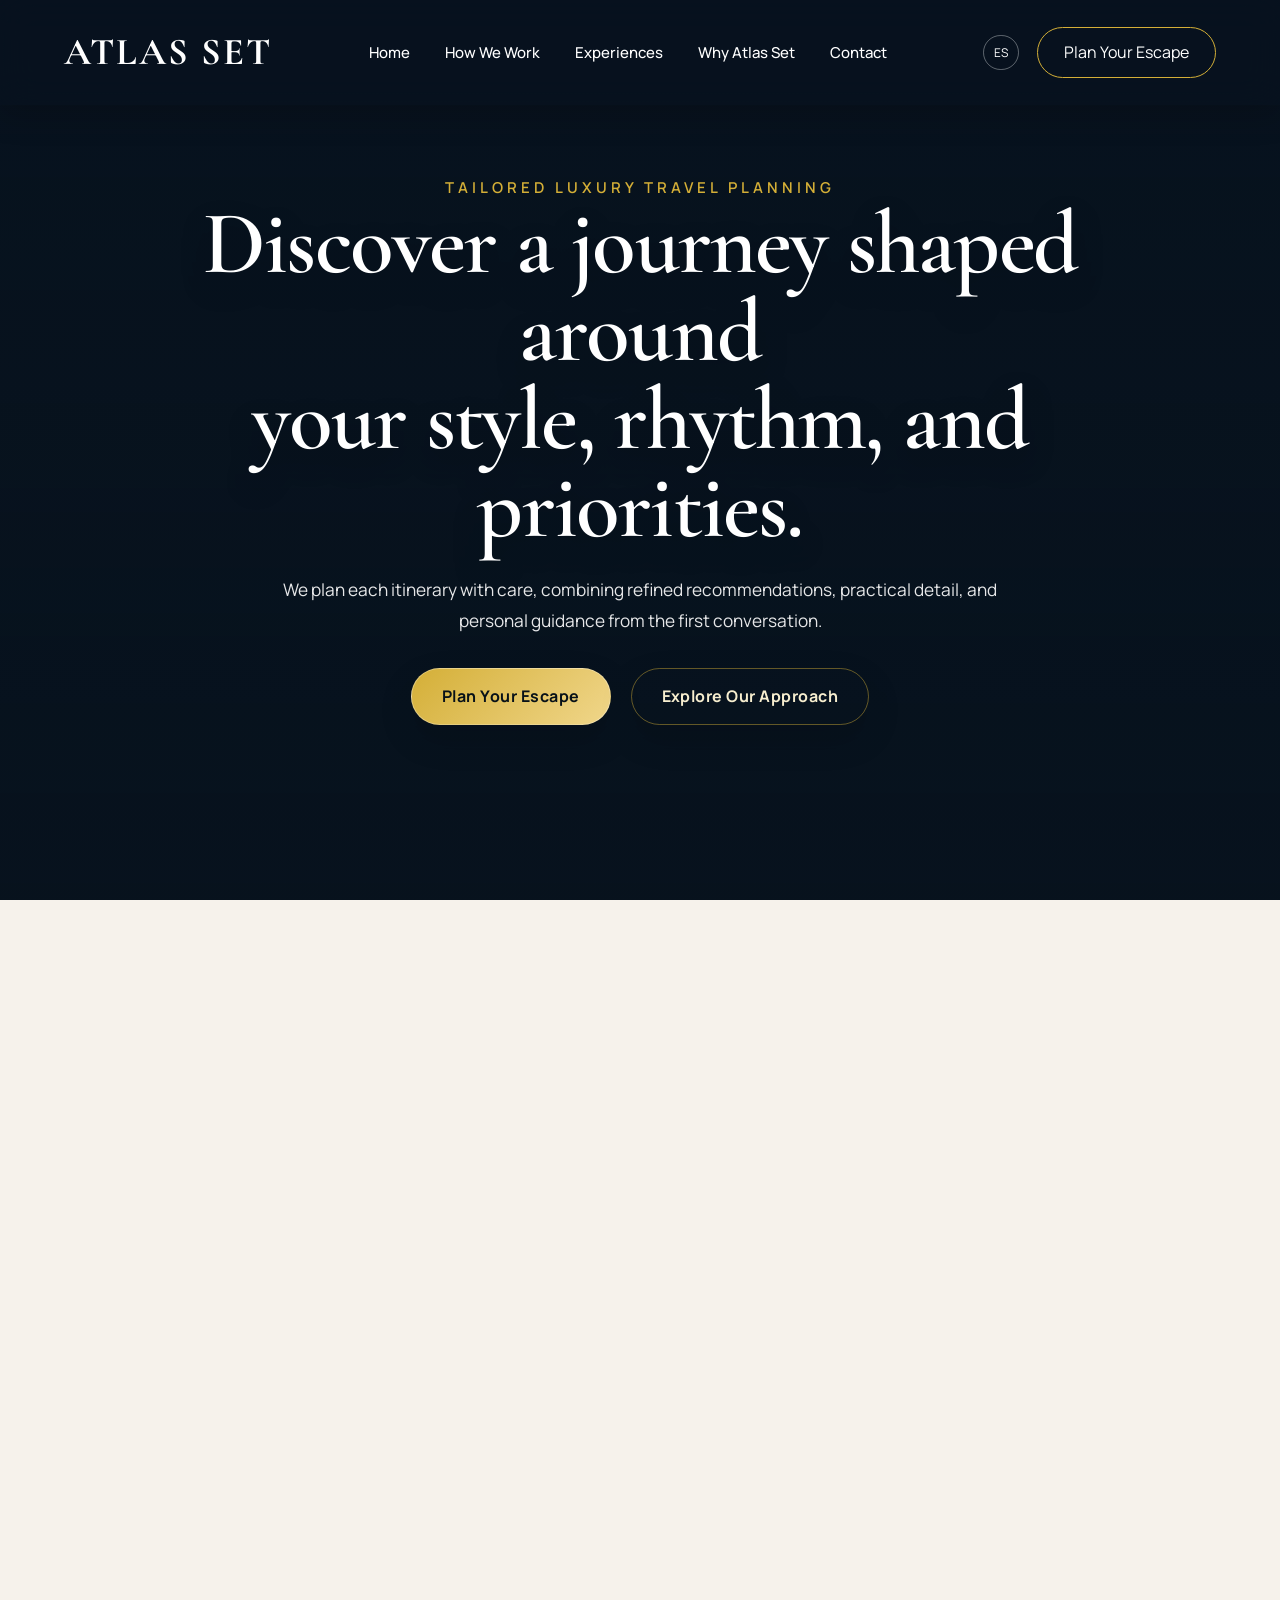
<file: index.html>
<!DOCTYPE html>
<html lang="en">

<head>
<!-- Google tag (gtag.js) -->
<script async src="https://www.googletagmanager.com/gtag/js?id=G-KC8V35B3CY"></script>
<script>
  window.dataLayer = window.dataLayer || [];
  function gtag(){dataLayer.push(arguments);}
  gtag('js', new Date());

  gtag('config', 'G-KC8V35B3CY');
</script>
    <meta charset="UTF-8">
    <meta name="viewport" content="width=device-width, initial-scale=1.0">

    <title>ATLAS SET | Luxury Travel Design</title>

    <meta
        name="description"
        content="Luxury travel design and personalized experiences for resorts, cruises, Europe tours, and bespoke journeys with Atlas Set."
    >
    <meta name="robots" content="index,follow,max-image-preview:large,max-snippet:-1,max-video-preview:-1">
    <meta name="author" content="Atlas Set">
    <meta name="theme-color" content="#111111">

    <link rel="canonical" href="https://atlassettravel.com/">
    <link rel="alternate" hreflang="en" href="https://atlassettravel.com/">
    <link rel="alternate" hreflang="es" href="https://atlassettravel.com/">
    <link rel="icon" type="image/svg+xml" href="favicon.svg">
    <link rel="apple-touch-icon" href="favicon.svg">

    <meta property="og:type" content="website">
    <meta property="og:url" content="https://atlassettravel.com/">
    <meta property="og:title" content="Atlas Set | Luxury Travel Design">
    <meta property="og:description" content="Luxury travel design and personalized experiences for resorts, cruises, Europe tours, and bespoke journeys.">
    <meta property="og:image" content="https://atlassettravel.com/og-image.svg">
    <meta property="og:image:alt" content="Atlas Set luxury travel agency branding">
    <meta property="og:site_name" content="Atlas Set">
    <meta property="og:locale" content="en_US">
    <meta property="og:locale:alternate" content="es_ES">

    <meta name="twitter:card" content="summary_large_image">
    <meta name="twitter:title" content="Atlas Set | Luxury Travel Design">
    <meta name="twitter:description" content="Luxury travel design and personalized experiences for resorts, cruises, Europe tours, and bespoke journeys.">
    <meta name="twitter:image" content="https://atlassettravel.com/og-image.svg">

    <link rel="preconnect" href="https://fonts.googleapis.com">
    <link rel="preconnect" href="https://fonts.gstatic.com" crossorigin>

    <link
        href="https://fonts.googleapis.com/css2?family=Cormorant+Garamond:wght@500;600;700&family=Manrope:wght@300;400;500;600;700&display=swap"
        rel="stylesheet"
    >

    <link rel="stylesheet" href="css/style.css?v=7">

</head>

<body>

    <a class="skip-link" href="#main-content">Skip to main content</a>

    <!-- HEADER -->

    <header class="header" role="banner">

        <div class="container">

            <a href="#home" class="logo">
                ATLAS SET
            </a>

            <button class="menu-toggle" type="button" id="menu-toggle" aria-expanded="false" aria-controls="mobile-nav" aria-label="Toggle navigation">
                <span></span>
                <span></span>
                <span></span>
            </button>

            <nav class="site-nav" id="mobile-nav" aria-label="Primary navigation">

                <ul class="nav-links">

                    <li>
                        <a href="#home" data-lang="nav.home">Home</a>
                    </li>

                    <li>
                        <a href="#how-we-work" data-lang="nav.how">How We Work</a>
                    </li>

                    <li>
                        <a href="#experiences" data-lang="nav.experiences">Experiences</a>
                    </li>

                    <li>
                        <a href="#why-atlas-set" data-lang="nav.why">Why Atlas Set</a>
                    </li>

                    <li>
                        <a href="#inquiry" data-lang="nav.contact">Contact</a>
                    </li>

                </ul>

            </nav>

            <div class="right-menu">

                <button class="language" type="button" id="language-toggle" aria-label="Switch language">
                    EN
                </button>

                <a href="#trending" class="btn-nav" data-lang="nav.start">
                    Start Your Journey
                </a>

            </div>

        </div>

    </header>


    <main id="main-content" tabindex="-1" aria-label="Main content">

        <!-- HERO -->

        <section class="hero" id="home">

            <div class="overlay"></div>

            <div class="hero-content">

                <span class="subtitle" data-lang="hero.subtitle">
                    TAILORED LUXURY TRAVEL PLANNING
                </span>

                <h1 data-lang="hero.title" data-lang-type="html">
                    Discover a journey shaped around<br>
                     your style, rhythm, and priorities.
                </h1>

                <p data-lang="hero.text">
                    We plan each itinerary with care, combining refined recommendations,
                    practical detail, and personal guidance from the first conversation.
                </p>

                <div class="hero-buttons">

                    <a href="#trending" class="btn btn-primary" data-lang="hero.design">
                        Book a Consultation
                    </a>

                    <a href="#experiences" class="btn btn-secondary" data-lang="hero.explore">
                        Explore Our Approach
                    </a>

                </div>

            </div>

        </section>


        <!-- FEATURED DESTINATIONS -->

        <section class="trending-destinations" id="trending">

            <div class="trending-header">

                <span class="section-eyebrow" data-lang="trending.eyebrow">
                    FEATURED DESTINATIONS
                </span>

                <h2 data-lang="trending.title" data-lang-type="html">
                    Dream-worthy escapes, curated<br>
                    for your next unforgettable stay.
                </h2>

                <p data-lang="trending.text">
                    From sunlit coastlines to timeless city escapes, each destination is selected
                    for comfort, beauty, and effortless planning.
                </p>

            </div>

            <div class="trending-grid">

                <article class="trending-card trending-punta-cana">

                    <div class="trending-overlay"></div>

                    <div class="trending-content">

                        <span data-lang="trending.card1.country">Punta Cana</span>

                        <h3 data-lang="trending.card1.title">Oceanfront Calm</h3>

                        <p data-lang="trending.card1.text">
                            Soft sand, luxury resorts, and a serene rhythm designed for rest,
                            romance, and easy indulgence.
                        </p>

                        <a href="destinations/punta-cana.html" class="btn btn-light" data-lang="trending.card1.cta">
                            Learn More
                        </a>

                    </div>

                </article>

                <article class="trending-card trending-cancun">

                    <div class="trending-overlay"></div>

                    <div class="trending-content">

                        <span data-lang="trending.card2.country">Cancun & Riviera Maya</span>

                        <h3 data-lang="trending.card2.title">Beachfront Luxury</h3>

                        <p data-lang="trending.card2.text">
                            Elegant stays, vibrant culture, and beautiful water views that make
                            every day feel effortless and elevated.
                        </p>

                        <a href="destinations/cancun.html" class="btn btn-light" data-lang="trending.card2.cta">
                            Learn More
                        </a>

                    </div>

                </article>

                <article class="trending-card trending-orlando">

                    <div class="trending-overlay"></div>

                    <div class="trending-content">

                        <span data-lang="trending.card3.country">Orlando</span>

                        <h3 data-lang="trending.card3.title">Family Magic</h3>

                        <p data-lang="trending.card3.text">
                            Thoughtfully planned stays with comfort, convenience, and memorable
                            moments for every member of the family.
                        </p>

                        <a href="destinations/orlando.html" class="btn btn-light" data-lang="trending.card3.cta">
                            Learn More
                        </a>

                    </div>

                </article>

                <article class="trending-card trending-cruises">

                    <div class="trending-overlay"></div>

                    <div class="trending-content">

                        <span data-lang="trending.card4.country">Caribbean Cruises</span>

                        <h3 data-lang="trending.card4.title">Seamless Voyages</h3>

                        <p data-lang="trending.card4.text">
                            From island hopping to private shore days, our cruise planning keeps
                            every detail polished from start to finish.
                        </p>

                        <a href="destinations/cruises.html" class="btn btn-light" data-lang="trending.card4.cta">
                            Learn More
                        </a>

                    </div>

                </article>

                <article class="trending-card trending-europe">

                    <div class="trending-overlay"></div>

                    <div class="trending-content">

                        <span data-lang="trending.card5.country">Europe</span>

                        <h3 data-lang="trending.card5.title">Timeless Discovery</h3>

                        <p data-lang="trending.card5.text">
                            Iconic cities, elegant stays, and curated experiences shaped around
                            your pace and personal style.
                        </p>

                        <a href="destinations/europe.html" class="btn btn-light" data-lang="trending.card5.cta">
                            Learn More
                        </a>

                    </div>

                </article>

                <article class="trending-card trending-hawaii">

                    <div class="trending-overlay"></div>

                    <div class="trending-content">

                        <span data-lang="trending.card6.country">Hawaii</span>

                        <h3 data-lang="trending.card6.title">Island Serenity</h3>

                        <p data-lang="trending.card6.text">
                            Balmy air, signature resorts, and graceful itineraries designed for
                            a restorative island escape.
                        </p>

                        <a href="destinations/hawaii.html" class="btn btn-light" data-lang="trending.card6.cta">
                            Learn More
                        </a>

                    </div>

                </article>

            </div>

        </section>


        <!-- EXPERIENCES -->

        <section class="experiences" id="experiences">

            <div class="section-title">

                <span class="section-eyebrow" data-lang="experiences.eyebrow">
                    CURATED EXPERIENCES
                </span>

                <h2 data-lang="experiences.title" data-lang-type="html">
                    The right destination begins<br>
                    with the right experience.
                </h2>

                <p data-lang="experiences.text">
                    Whether you are dreaming of a private resort stay, a Mediterranean cruise,
                    an European itinerary, or a fully customized journey, we design every detail around you.
                </p>

            </div>

            <div class="experience-grid">

                <article class="experience-card resort">

                    <div class="experience-overlay"></div>

                    <div class="experience-content">

                        <span data-lang="experiences.card1.label">
                            Private Resorts
                        </span>

                        <h3 data-lang="experiences.card1.title">
                            Resort Retreats
                        </h3>

                    </div>

                </article>

                <article class="experience-card cruise">

                    <div class="experience-overlay"></div>

                    <div class="experience-content">

                        <span data-lang="experiences.card2.label">
                            Ocean Escapes
                        </span>

                        <h3 data-lang="experiences.card2.title">
                            Cruise Journeys
                        </h3>

                    </div>

                </article>

                <article class="experience-card europe">

                    <div class="experience-overlay"></div>

                    <div class="experience-content">

                        <span data-lang="experiences.card3.label">
                            Curated Itineraries
                        </span>

                        <h3 data-lang="experiences.card3.title">
                            Europe Tours
                        </h3>

                    </div>

                </article>

                <article class="experience-card custom">

                    <div class="experience-overlay"></div>

                    <div class="experience-content">

                        <span data-lang="experiences.card4.label">
                            Tailored to You
                        </span>

                        <h3 data-lang="experiences.card4.title">
                            Custom Travel
                        </h3>

                    </div>

                </article>

            </div>

        </section>


        <!-- HOW WE WORK + WHY ATLAS SET -->

        <section class="atlas-method" id="how-we-work">

            <div id="why-atlas-set" aria-hidden="true"></div>

            <div class="atlas-method-header">

                <span class="section-eyebrow" data-lang="method.eyebrow">
                    THE ATLAS METHOD
                </span>

                <h2 data-lang="method.title" data-lang-type="html">
                    A thoughtful process built for travelers who value clarity and confidence.
                </h2>

                <p data-lang="method.text">
                    Every itinerary begins with careful listening so every detail feels
                    considered, seamless, and right for you.
                </p>

            </div>

            <div class="method-grid">

                <article class="method-card">

                    <span class="method-number">
                        01
                    </span>

                    <h3 data-lang="method.card1.title">
                        Understand Your Priorities
                    </h3>

                    <p data-lang="method.card1.text">
                        We learn how you travel, what matters most, and what should be
                        considered before your journey begins.
                    </p>

                </article>

                <article class="method-card">

                    <span class="method-number">
                        02
                    </span>

                    <h3 data-lang="method.card2.title">
                        Design with Care
                    </h3>

                    <p data-lang="method.card2.text">
                        We compare refined resorts, cruises, European itineraries, and
                        carefully selected options to find the strongest fit.
                    </p>

                </article>

                <article class="method-card">

                    <span class="method-number">
                        03
                    </span>

                    <h3 data-lang="method.card3.title">
                        Refine the Details
                    </h3>

                    <p data-lang="method.card3.text">
                        We shape a thoughtful itinerary, reduce unnecessary costs,
                        and help prevent avoidable travel mistakes.
                    </p>

                </article>

                <article class="method-card">

                    <span class="method-number">
                        04
                    </span>

                    <h3 data-lang="method.card4.title">
                        Stay Supported
                    </h3>

                    <p data-lang="method.card4.text">
                        From planning to departure, you work with one advisor who keeps
                        every key decision clear, practical and aligned to your priorities.
                    </p>

                </article>

            </div>

        </section>



        <!-- FINAL CALL TO ACTION -->

        <section class="final-cta" id="contact">

            <div class="final-cta-content">

                <span class="section-eyebrow" data-lang="cta.eyebrow">
                    START YOUR JOURNEY
                </span>

                <h2 data-lang="cta.title" data-lang-type="html">Ready to Start Planning?</h2>

                <p data-lang="cta.text">Complete the inquiry form below, or reach us directly if you prefer to connect first.</p>

                <div class="final-cta-buttons">

                    <a href="#inquiry" class="btn btn-primary" data-lang="cta.form">
                        Start My Inquiry
                    </a>

                    <a
                        href="https://wa.me/17865035312"
                        class="btn btn-light"
                        target="_blank"
                        rel="noopener noreferrer"
                        data-lang="cta.primary"
                    >
                        Message on WhatsApp
                    </a>

                    <a
                        href="mailto:helloatlasset@gmail.com"
                        class="btn btn-light"
                        data-lang="cta.secondary"
                    >
                        Email Atlas Set
                    </a>

                </div>

                <div class="final-cta-contact">

                    <a href="tel:+17865035312">
                        786-503-5312
                    </a>

                    <span></span>

                    <a href="mailto:helloatlasset@gmail.com">
                        helloatlasset@gmail.com
                    </a>

                </div>

            </div>

        </section>
<!-- ===========================
     TRAVEL INQUIRY FORM
=========================== -->

<section class="contact-section" id="inquiry">

    <div class="container">

        <div class="section-title">
            <span class="section-eyebrow" data-lang="form.eyebrow">START PLANNING</span>

            <h2 data-lang="form.title">Begin Planning Your Journey</h2>

            <p data-lang="form.text">
                Share a few details and we will prepare a thoughtful itinerary
                tailored to your preferences and travel style.
            </p>
        </div>

        <form action="https://formsubmit.co/helloatlasset@gmail.com" method="POST" class="contact-form" aria-label="Travel inquiry form">

<input type="hidden" name="_subject" value="New Atlas Set Travel Inquiry">
<input type="hidden" name="_captcha" value="false">
        <input type="text" name="_honey" style="display:none" tabindex="-1" autocomplete="off">
<input type="hidden" name="_next" value="https://atlassettravel.com/?success=true">

            <div class="form-grid">

                <div class="form-group">
                    <label for="full-name" data-lang="form.fullname">Full Name</label>
                    <input id="full-name" type="text" name="Full Name" autocomplete="name" required>
                </div>

                <div class="form-group">
                    <label for="email" data-lang="form.email">Email</label>
                    <input id="email" type="email" name="Email" autocomplete="email" required>
                </div>

                <div class="form-group">
                    <label for="phone" data-lang="form.phone">Phone</label>
                    <input id="phone" type="tel" name="Phone" autocomplete="tel">
                </div>

                <div class="form-group">
                    <label for="destination" data-lang="form.destination">Destination</label>
                    <input id="destination" type="text" name="Destination" autocomplete="off">
                </div>

                <div class="form-group">
                    <label for="travel-dates" data-lang="form.dates">Travel Dates</label>
                    <input id="travel-dates" type="text" name="Travel Dates" autocomplete="off">
                </div>

                <div class="form-group">
                    <label for="travelers" data-lang="form.travelers">Number of Travelers</label>
                    <input id="travelers" type="number" name="Travelers" min="1" autocomplete="off">
                </div>

                <div class="form-group">
                    <label for="budget" data-lang="form.budget">Estimated Budget</label>
                    <input id="budget" type="text" name="Budget" autocomplete="off">
                </div>

            </div>

            <div class="form-group">

                <label for="experience" data-lang="form.question">What kind of experience are you looking for?</label>

                <textarea
                    id="experience"
                    name="Experience"
                    rows="6"
                    data-lang="form.placeholder"
                    data-lang-type="placeholder"
                    placeholder="Luxury resort, family vacation, cruise, Europe tour, honeymoon, adventure..."
                ></textarea>

            </div>

            <button type="submit" class="btn btn-primary" data-lang="form.submit">
                Send My Inquiry
            </button>

            <p class="form-privacy-note" data-lang="form.privacy" data-lang-type="html">
                By submitting this inquiry, you agree to our <a href="privacy.html">Privacy Policy</a> and <a href="terms.html">Terms of Service</a>.
            </p>

        </form>

    </div>

</section>
    </main>


<footer class="footer" role="contentinfo">

    <div class="container footer-container">

        <div class="footer-brand">
            <h3>ATLAS SET</h3>
            <p data-lang="footer.brand">Luxury travel planning, tailored with care and attention to detail.</p>
        </div>

        <div class="footer-contact">
            <h4 data-lang="footer.contact">Contact</h4>

            <p>
                <a href="tel:+17865035312">786-503-5312</a>
            </p>

            <p>
                <a href="mailto:helloatlasset@gmail.com">helloatlasset@gmail.com</a>
            </p>

        </div>

        <div class="footer-links">

            <h4 data-lang="footer.navigation">Navigation</h4>

            <a href="#home" data-lang="footer.home">Home</a><br>
            <a href="#how-we-work" data-lang="footer.how">How We Work</a><br>
            <a href="#experiences" data-lang="footer.experiences">Experiences</a><br>
            <a href="#why-atlas-set" data-lang="footer.why">Why Atlas Set</a><br>
            <a href="#inquiry" data-lang="footer.inquiry">Contact</a>

        </div>

    </div>

    <div class="footer-bottom">

        <span data-lang="footer.bottom">© 2026 ATLAS SET · Crafted for Thoughtful Travel.</span>

        <div class="footer-legal-links">
            <a href="privacy.html" data-lang="footer.privacy">Privacy Policy</a>
            <span aria-hidden="true">·</span>
            <a href="terms.html" data-lang="footer.terms">Terms of Service</a>
        </div>

    </div>

</footer>

<script src="js/script.js?v=8" defer></script>

<script type="application/ld+json">
{
  "@context": "https://schema.org",
  "@type": "TravelAgency",
  "name": "Atlas Set",
  "url": "https://atlassettravel.com/",
  "description": "Luxury travel design and personalized experiences for resorts, cruises, European tours, and bespoke journeys.",
  "telephone": "+1-786-503-5312",
  "email": "helloatlasset@gmail.com",
  "address": {
    "@type": "PostalAddress",
    "addressCountry": "US"
  },
  "sameAs": [
    "https://wa.me/17865035312"
  ],
  "areaServed": [
    "United States",
    "Europe",
    "Caribbean"
  ],
  "knowsAbout": [
    "Luxury travel",
    "Destination planning",
    "Cruise vacations",
    "European travel itineraries",
    "Personalized travel experiences"
  ]
}
</script>

</body>

</html>
</file>
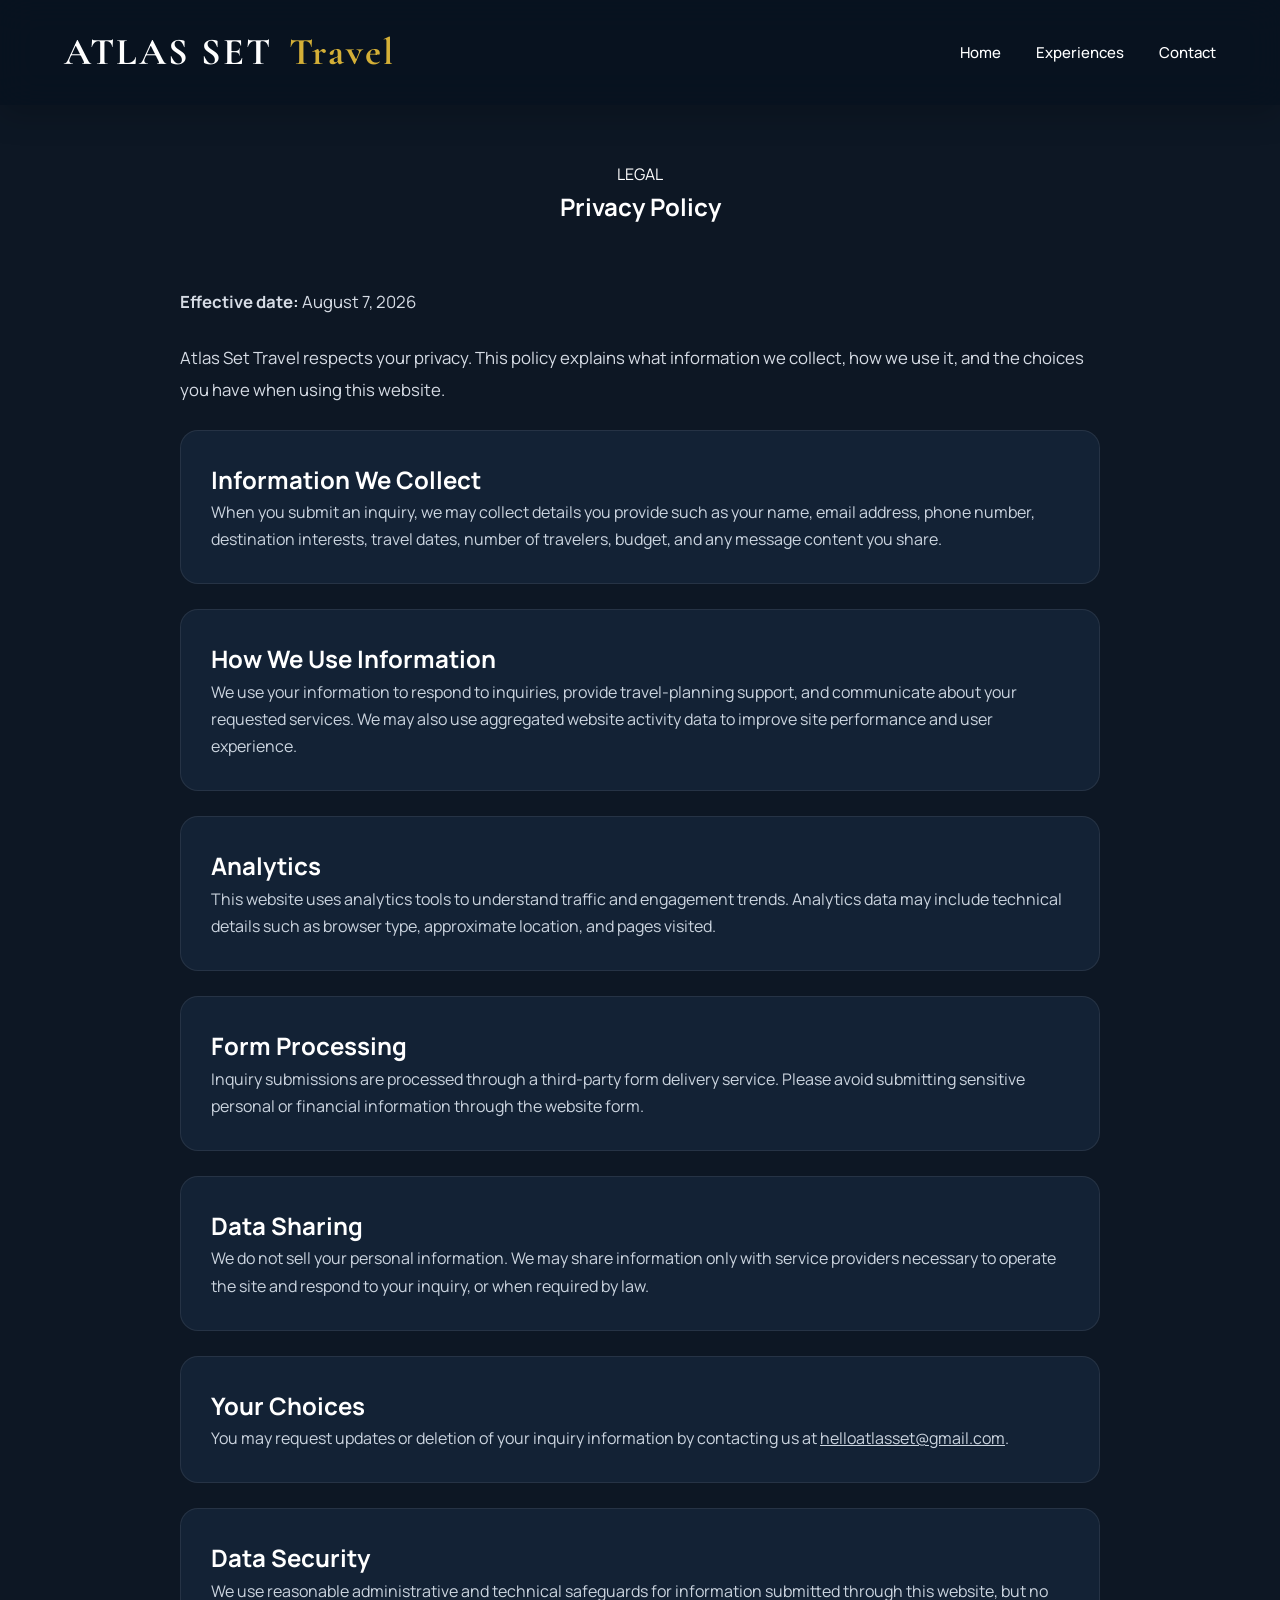
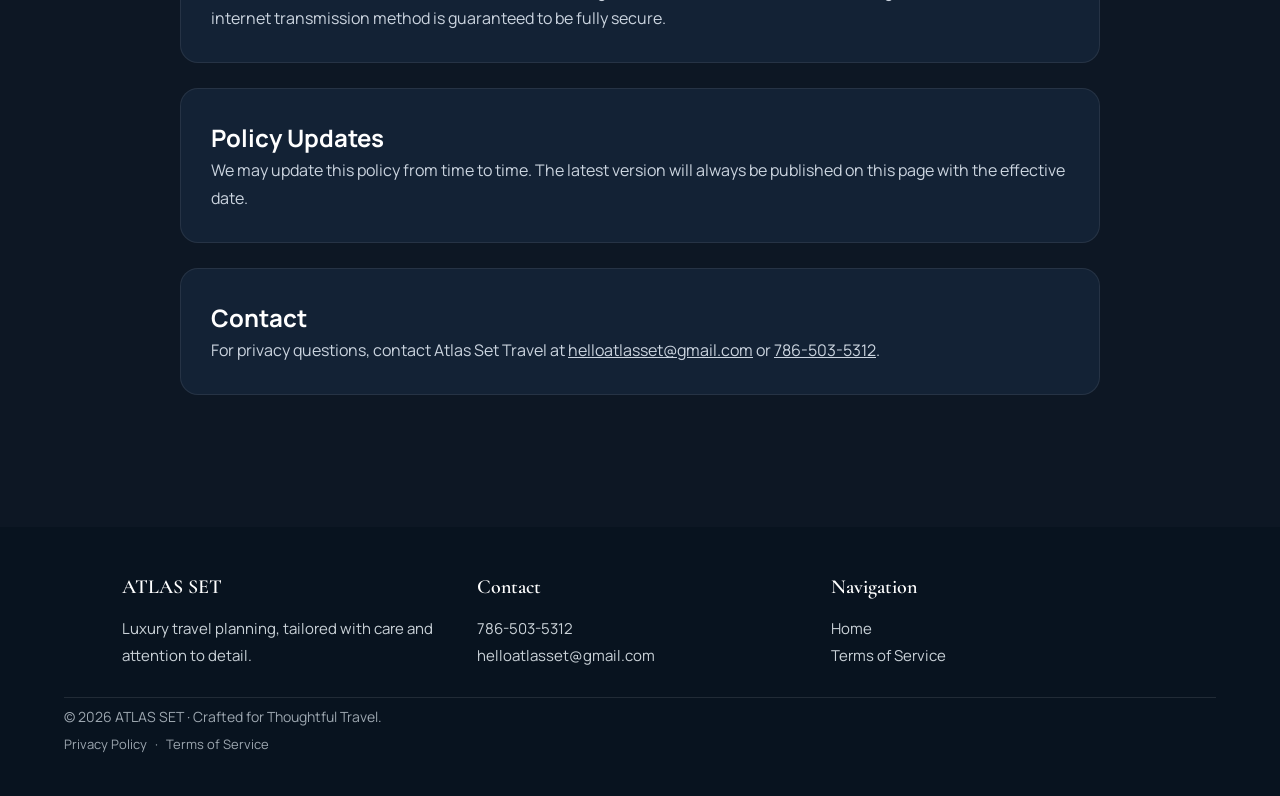
<file: privacy.html>
<!DOCTYPE html>
<html lang="en">
<head>
    <meta charset="UTF-8">
    <meta name="viewport" content="width=device-width, initial-scale=1.0">
    <title>Privacy Policy | Atlas Set Travel</title>
    <meta name="description" content="Privacy Policy for Atlas Set Travel, including how inquiry information and analytics data are handled.">
    <meta name="robots" content="index,follow">
    <meta name="author" content="Atlas Set Travel">
    <link rel="canonical" href="https://atlassettravel.com/privacy.html">
    <link rel="icon" type="image/svg+xml" href="favicon.svg">
    <link rel="preconnect" href="https://fonts.googleapis.com">
    <link rel="preconnect" href="https://fonts.gstatic.com" crossorigin>
    <link href="https://fonts.googleapis.com/css2?family=Cormorant+Garamond:wght@500;600;700&family=Manrope:wght@300;400;500;600;700&display=swap" rel="stylesheet">
    <link rel="stylesheet" href="css/style.css?v=6">
</head>
<body>
    <header class="site-header">
        <div class="container header-container">
            <a href="index.html" class="logo" aria-label="Atlas Set Travel home">ATLAS SET <span>Travel</span></a>
            <nav aria-label="Primary navigation">
                <ul class="nav-links">
                    <li><a href="index.html#home">Home</a></li>
                    <li><a href="index.html#experiences">Experiences</a></li>
                    <li><a href="index.html#inquiry">Contact</a></li>
                </ul>
            </nav>
        </div>
    </header>

    <main>
        <section class="destination-intro" style="padding-top: 140px;">
            <div class="container" style="max-width: 920px;">
                <div class="section-heading">
                    <span class="eyebrow">LEGAL</span>
                    <h1>Privacy Policy</h1>
                </div>
                <div class="destination-text">
                    <p><strong>Effective date:</strong> August 7, 2026</p>
                    <p>Atlas Set Travel respects your privacy. This policy explains what information we collect, how we use it, and the choices you have when using this website.</p>
                </div>

                <div class="destination-highlights">
                    <div class="highlight-card">
                        <h2>Information We Collect</h2>
                        <p>When you submit an inquiry, we may collect details you provide such as your name, email address, phone number, destination interests, travel dates, number of travelers, budget, and any message content you share.</p>
                    </div>
                    <div class="highlight-card">
                        <h2>How We Use Information</h2>
                        <p>We use your information to respond to inquiries, provide travel-planning support, and communicate about your requested services. We may also use aggregated website activity data to improve site performance and user experience.</p>
                    </div>
                    <div class="highlight-card">
                        <h2>Analytics</h2>
                        <p>This website uses analytics tools to understand traffic and engagement trends. Analytics data may include technical details such as browser type, approximate location, and pages visited.</p>
                    </div>
                    <div class="highlight-card">
                        <h2>Form Processing</h2>
                        <p>Inquiry submissions are processed through a third-party form delivery service. Please avoid submitting sensitive personal or financial information through the website form.</p>
                    </div>
                    <div class="highlight-card">
                        <h2>Data Sharing</h2>
                        <p>We do not sell your personal information. We may share information only with service providers necessary to operate the site and respond to your inquiry, or when required by law.</p>
                    </div>
                    <div class="highlight-card">
                        <h2>Your Choices</h2>
                        <p>You may request updates or deletion of your inquiry information by contacting us at <a href="mailto:helloatlasset@gmail.com">helloatlasset@gmail.com</a>.</p>
                    </div>
                    <div class="highlight-card">
                        <h2>Data Security</h2>
                        <p>We use reasonable administrative and technical safeguards for information submitted through this website, but no internet transmission method is guaranteed to be fully secure.</p>
                    </div>
                    <div class="highlight-card">
                        <h2>Policy Updates</h2>
                        <p>We may update this policy from time to time. The latest version will always be published on this page with the effective date.</p>
                    </div>
                    <div class="highlight-card">
                        <h2>Contact</h2>
                        <p>For privacy questions, contact Atlas Set Travel at <a href="mailto:helloatlasset@gmail.com">helloatlasset@gmail.com</a> or <a href="tel:+17865035312">786-503-5312</a>.</p>
                    </div>
                </div>
            </div>
        </section>
    </main>

    <footer class="footer" role="contentinfo">
        <div class="container footer-container">
            <div class="footer-brand">
                <h3>ATLAS SET</h3>
                <p>Luxury travel planning, tailored with care and attention to detail.</p>
            </div>
            <div class="footer-contact">
                <h4>Contact</h4>
                <p><a href="tel:+17865035312">786-503-5312</a></p>
                <p><a href="mailto:helloatlasset@gmail.com">helloatlasset@gmail.com</a></p>
            </div>
            <div class="footer-links">
                <h4>Navigation</h4>
                <a href="index.html">Home</a><br>
                <a href="terms.html">Terms of Service</a>
            </div>
        </div>
        <div class="footer-bottom">
            <span>© 2026 ATLAS SET · Crafted for Thoughtful Travel.</span>
            <div class="footer-legal-links">
                <a href="privacy.html">Privacy Policy</a>
                <span aria-hidden="true">·</span>
                <a href="terms.html">Terms of Service</a>
            </div>
        </div>
    </footer>

    <script src="js/script.js" defer></script>
</body>
</html>
</file>
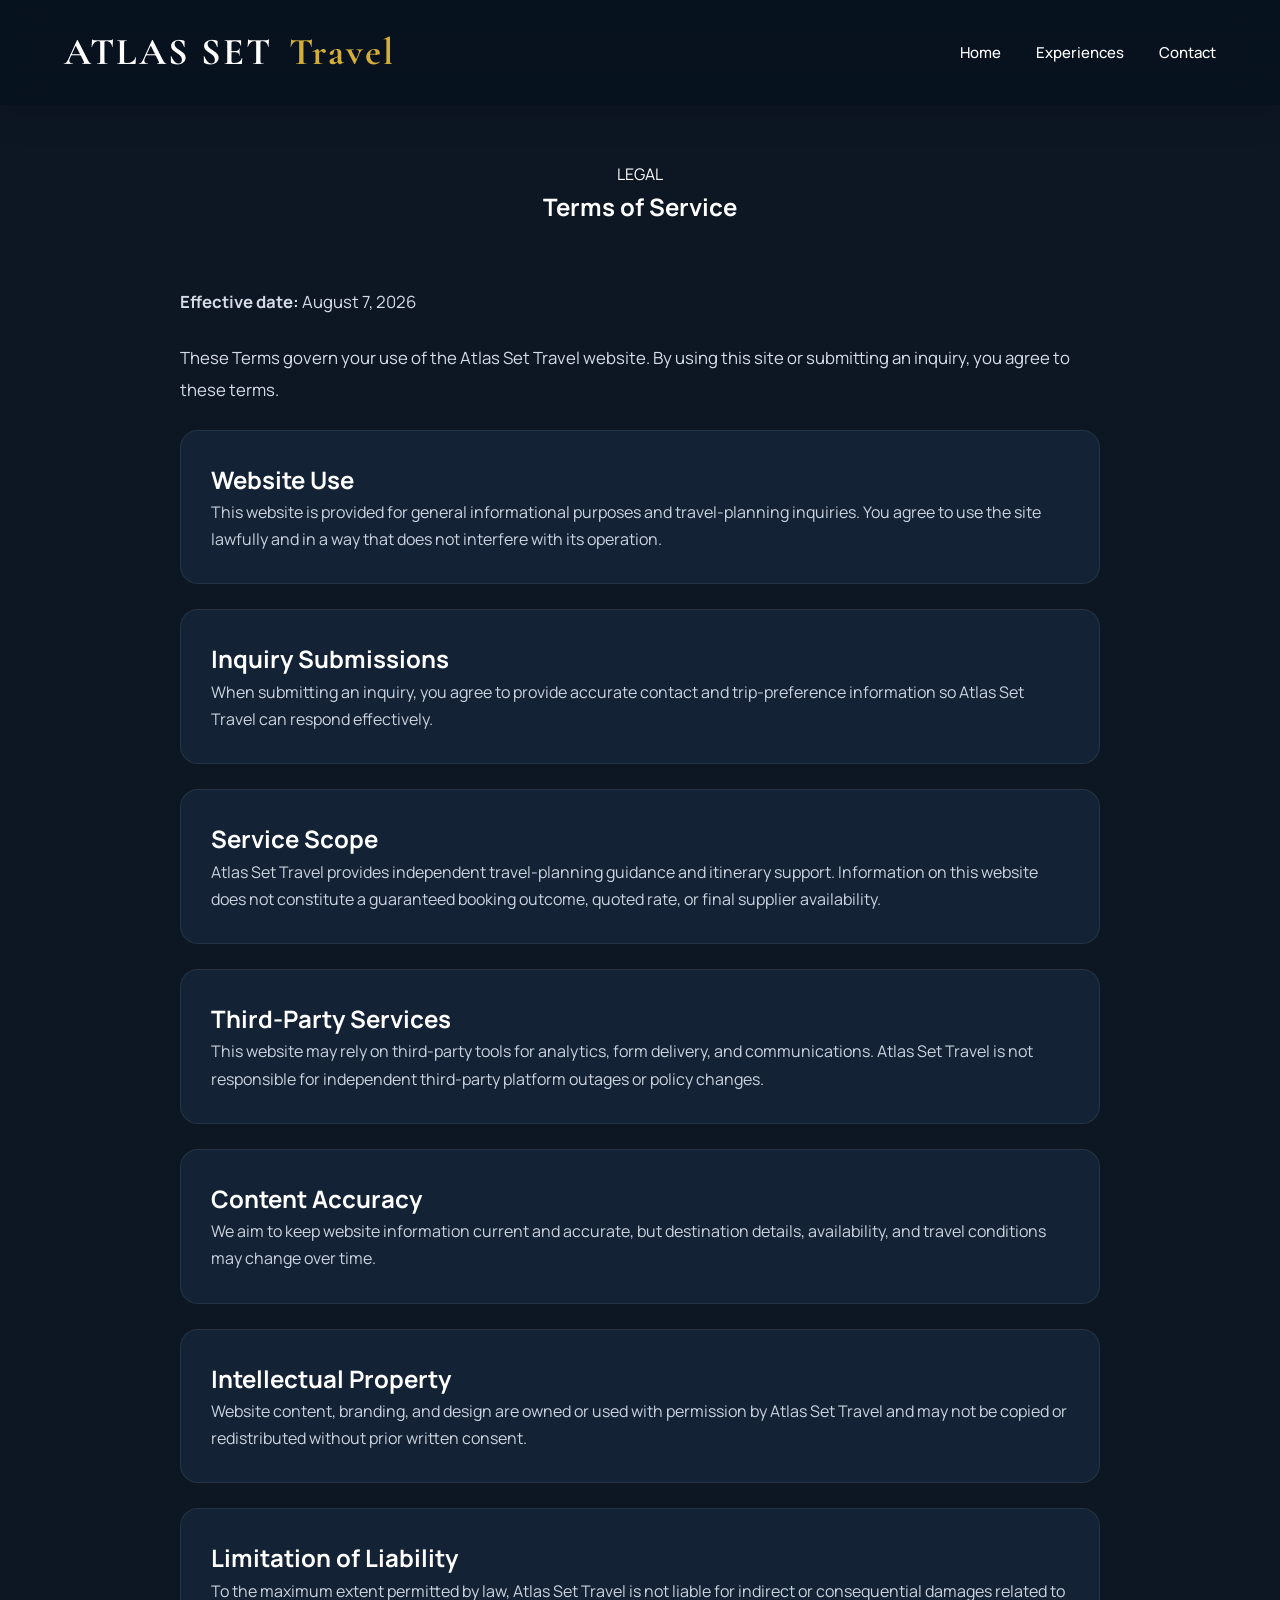
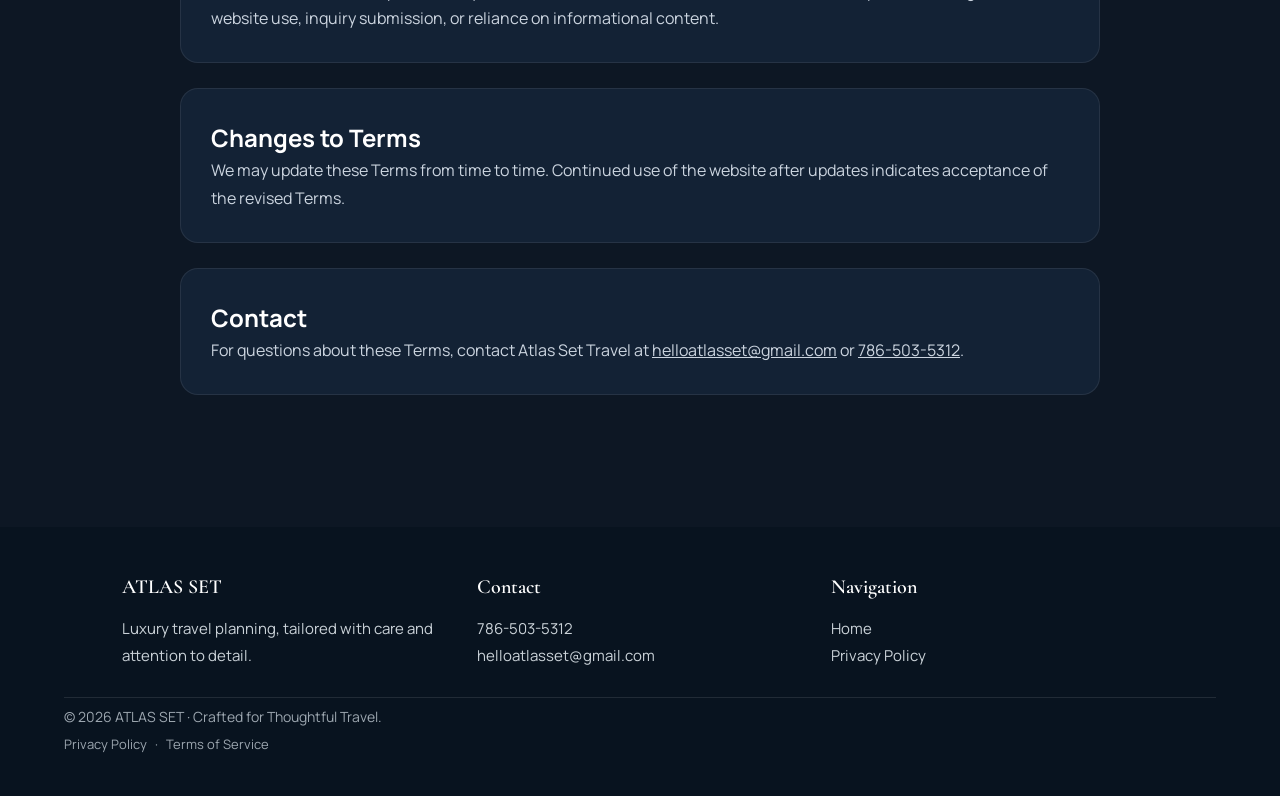
<file: terms.html>
<!DOCTYPE html>
<html lang="en">
<head>
    <meta charset="UTF-8">
    <meta name="viewport" content="width=device-width, initial-scale=1.0">
    <title>Terms of Service | Atlas Set Travel</title>
    <meta name="description" content="Terms of Service for Atlas Set Travel website and travel-planning inquiry services.">
    <meta name="robots" content="index,follow">
    <meta name="author" content="Atlas Set Travel">
    <link rel="canonical" href="https://atlassettravel.com/terms.html">
    <link rel="icon" type="image/svg+xml" href="favicon.svg">
    <link rel="preconnect" href="https://fonts.googleapis.com">
    <link rel="preconnect" href="https://fonts.gstatic.com" crossorigin>
    <link href="https://fonts.googleapis.com/css2?family=Cormorant+Garamond:wght@500;600;700&family=Manrope:wght@300;400;500;600;700&display=swap" rel="stylesheet">
    <link rel="stylesheet" href="css/style.css?v=6">
</head>
<body>
    <header class="site-header">
        <div class="container header-container">
            <a href="index.html" class="logo" aria-label="Atlas Set Travel home">ATLAS SET <span>Travel</span></a>
            <nav aria-label="Primary navigation">
                <ul class="nav-links">
                    <li><a href="index.html#home">Home</a></li>
                    <li><a href="index.html#experiences">Experiences</a></li>
                    <li><a href="index.html#inquiry">Contact</a></li>
                </ul>
            </nav>
        </div>
    </header>

    <main>
        <section class="destination-intro" style="padding-top: 140px;">
            <div class="container" style="max-width: 920px;">
                <div class="section-heading">
                    <span class="eyebrow">LEGAL</span>
                    <h1>Terms of Service</h1>
                </div>
                <div class="destination-text">
                    <p><strong>Effective date:</strong> August 7, 2026</p>
                    <p>These Terms govern your use of the Atlas Set Travel website. By using this site or submitting an inquiry, you agree to these terms.</p>
                </div>

                <div class="destination-highlights">
                    <div class="highlight-card">
                        <h2>Website Use</h2>
                        <p>This website is provided for general informational purposes and travel-planning inquiries. You agree to use the site lawfully and in a way that does not interfere with its operation.</p>
                    </div>
                    <div class="highlight-card">
                        <h2>Inquiry Submissions</h2>
                        <p>When submitting an inquiry, you agree to provide accurate contact and trip-preference information so Atlas Set Travel can respond effectively.</p>
                    </div>
                    <div class="highlight-card">
                        <h2>Service Scope</h2>
                        <p>Atlas Set Travel provides independent travel-planning guidance and itinerary support. Information on this website does not constitute a guaranteed booking outcome, quoted rate, or final supplier availability.</p>
                    </div>
                    <div class="highlight-card">
                        <h2>Third-Party Services</h2>
                        <p>This website may rely on third-party tools for analytics, form delivery, and communications. Atlas Set Travel is not responsible for independent third-party platform outages or policy changes.</p>
                    </div>
                    <div class="highlight-card">
                        <h2>Content Accuracy</h2>
                        <p>We aim to keep website information current and accurate, but destination details, availability, and travel conditions may change over time.</p>
                    </div>
                    <div class="highlight-card">
                        <h2>Intellectual Property</h2>
                        <p>Website content, branding, and design are owned or used with permission by Atlas Set Travel and may not be copied or redistributed without prior written consent.</p>
                    </div>
                    <div class="highlight-card">
                        <h2>Limitation of Liability</h2>
                        <p>To the maximum extent permitted by law, Atlas Set Travel is not liable for indirect or consequential damages related to website use, inquiry submission, or reliance on informational content.</p>
                    </div>
                    <div class="highlight-card">
                        <h2>Changes to Terms</h2>
                        <p>We may update these Terms from time to time. Continued use of the website after updates indicates acceptance of the revised Terms.</p>
                    </div>
                    <div class="highlight-card">
                        <h2>Contact</h2>
                        <p>For questions about these Terms, contact Atlas Set Travel at <a href="mailto:helloatlasset@gmail.com">helloatlasset@gmail.com</a> or <a href="tel:+17865035312">786-503-5312</a>.</p>
                    </div>
                </div>
            </div>
        </section>
    </main>

    <footer class="footer" role="contentinfo">
        <div class="container footer-container">
            <div class="footer-brand">
                <h3>ATLAS SET</h3>
                <p>Luxury travel planning, tailored with care and attention to detail.</p>
            </div>
            <div class="footer-contact">
                <h4>Contact</h4>
                <p><a href="tel:+17865035312">786-503-5312</a></p>
                <p><a href="mailto:helloatlasset@gmail.com">helloatlasset@gmail.com</a></p>
            </div>
            <div class="footer-links">
                <h4>Navigation</h4>
                <a href="index.html">Home</a><br>
                <a href="privacy.html">Privacy Policy</a>
            </div>
        </div>
        <div class="footer-bottom">
            <span>© 2026 ATLAS SET · Crafted for Thoughtful Travel.</span>
            <div class="footer-legal-links">
                <a href="privacy.html">Privacy Policy</a>
                <span aria-hidden="true">·</span>
                <a href="terms.html">Terms of Service</a>
            </div>
        </div>
    </footer>

    <script src="js/script.js" defer></script>
</body>
</html>
</file>
<file: css/style.css>
/* =========================================
   ATLAS SET — MAIN STYLESHEET
========================================= */


/* =========================================
   RESET
========================================= */

* {
    margin: 0;
    padding: 0;
    box-sizing: border-box;
}

:root {
    --gold: #d4af37;
    --gold-dark: #b18a22;
    --white: #ffffff;
    --dark: #08131f;
    --dark-soft: #14202a;
    --cream: #f6f2eb;
    --text-dark: #17232c;
    --text-gray: #687178;
}

html {
    scroll-behavior: smooth;
    scroll-padding-top: 110px;
}

body {
    overflow-x: hidden;
    background: var(--dark);
    color: var(--white);
    font-family: "Manrope", sans-serif;
    line-height: 1.6;
    text-rendering: optimizeLegibility;
    -webkit-font-smoothing: antialiased;
}

img {
    display: block;
    max-width: 100%;
}

button,
input,
textarea,
select {
    font: inherit;
}

a {
    color: inherit;
}

.skip-link {
    position: absolute;
    top: -48px;
    left: 16px;
    z-index: 2000;
    padding: 10px 14px;
    border-radius: 999px;
    background: var(--gold);
    color: #000000;
    text-decoration: none;
    transition: top 0.2s ease;
}

.skip-link:focus {
    top: 16px;
}

::selection {
    background: rgba(212, 175, 55, 0.35);
    color: var(--white);
}

:focus-visible {
    outline: 3px solid rgba(212, 175, 55, 0.6);
    outline-offset: 3px;
}


/* =========================================
   HEADER
========================================= */

.site-header,
.header {
    position: fixed;
    top: 0;
    left: 0;
    z-index: 1000;
    width: 100%;
    background: rgba(8, 19, 31, 0.84);
    backdrop-filter: blur(18px);
    -webkit-backdrop-filter: blur(18px);
    box-shadow: 0 10px 30px rgba(0, 0, 0, 0.18);
    transition:
        background 0.4s ease,
        box-shadow 0.4s ease;
}

.container {
    width: 90%;
    max-width: 1400px;
    margin: auto;
    display: flex;
    align-items: center;
    justify-content: space-between;
    padding: 22px 0;
}

.logo {
    color: var(--white);
    font-family: "Cormorant Garamond", serif;
    font-size: 38px;
    font-weight: 700;
    letter-spacing: 2px;
    text-decoration: none;
    transition: color 0.3s ease, transform 0.3s ease;
}

.logo span {
    display: inline-block;
    margin-left: 6px;
    color: var(--gold);
}

.logo:hover {
    color: var(--gold);
    transform: translateY(-1px);
}

.nav-links {
    display: flex;
    align-items: center;
    gap: 35px;
    list-style: none;
}

.nav-links a {
    position: relative;
    color: var(--white);
    font-size: 15px;
    font-weight: 500;
    text-decoration: none;
    transition: color 0.3s ease, transform 0.3s ease;
    padding-bottom: 4px;
}

.nav-links a::after {
    content: "";
    position: absolute;
    left: 0;
    bottom: -8px;
    width: 0;
    height: 1px;
    background: var(--gold);
    transition: width 0.3s ease;
}

.nav-links a:hover {
    color: var(--gold);
    transform: translateY(-1px);
}

.nav-links a:hover::after {
    width: 100%;
}

.right-menu {
    display: flex;
    align-items: center;
    gap: 18px;
}

.menu-toggle {
    display: none;
    flex-direction: column;
    justify-content: center;
    gap: 4px;
    width: 44px;
    height: 44px;
    border: 1px solid rgba(255, 255, 255, 0.25);
    border-radius: 999px;
    background: transparent;
    cursor: pointer;
}

.menu-toggle span {
    display: block;
    width: 20px;
    height: 2px;
    margin: 0 auto;
    background: var(--white);
    transition: transform 0.2s ease, opacity 0.2s ease;
}

.header.is-open .menu-toggle span:nth-child(1) {
    transform: translateY(6px) rotate(45deg);
}

.header.is-open .menu-toggle span:nth-child(2) {
    opacity: 0;
}

.header.is-open .menu-toggle span:nth-child(3) {
    transform: translateY(-6px) rotate(-45deg);
}

.language {
    padding: 7px 10px;
    border: 1px solid rgba(255, 255, 255, 0.35);
    border-radius: 20px;
    background: transparent;
    color: var(--white);
    font-family: "Manrope", sans-serif;
    font-size: 12px;
    cursor: pointer;
    transition:
        border-color 0.3s ease,
        color 0.3s ease;
}

.language:hover {
    border-color: var(--gold);
    color: var(--gold);
}

.btn-nav {
    padding: 12px 26px;
    border: 1px solid var(--gold);
    border-radius: 30px;
    color: var(--white);
    text-decoration: none;
    transition:
        background 0.3s ease,
        color 0.3s ease,
        transform 0.3s ease;
}

.btn-nav:hover {
    transform: translateY(-2px);
    background: var(--gold);
    color: #000000;
}


/* =========================================
   HERO
========================================= */

.hero {
    position: relative;
    min-height: 100vh;
    display: flex;
    align-items: center;
    justify-content: center;
    background:
        url("https://images.unsplash.com/photo-1507525428034-b723cf961d3e?auto=format&fit=crop&w=1800&q=80")
        center center / cover no-repeat;
    text-align: center;
}

.overlay {
    position: absolute;
    inset: 0;
    background:
        linear-gradient(
            180deg,
            rgba(7, 18, 29, 0.34) 0%,
            rgba(7, 18, 29, 0.48) 55%,
            rgba(7, 18, 29, 0.62) 100%
        );
}

.hero-content {
    position: relative;
    z-index: 2;
    width: 90%;
    max-width: 900px;
    transform: translateY(-25px);
}

.reveal {
    opacity: 0;
    transform: translateY(28px);
    transition:
        opacity 0.7s ease,
        transform 0.7s ease;
}

.reveal.is-visible {
    opacity: 1;
    transform: translateY(0);
}

section,
.method-card,
.why-card,
.experience-card,
.trending-card,
.footer {
    content-visibility: auto;
    contain-intrinsic-size: 1200px 800px;
}

.subtitle {
    display: inline-block;
    color: var(--gold);
    font-size: 15px;
    font-weight: 600;
    letter-spacing: 4px;
    text-transform: uppercase;
}

.hero h1 {
    margin: 25px 0;
    font-family: "Cormorant Garamond", serif;
    font-size: clamp(54px, 6vw, 82px);
    font-weight: 600;
    line-height: 1.05;
}

.hero p {
    max-width: 760px;
    margin: 0 auto 40px;
    color: #eeeeee;
    font-size: 20px;
    line-height: 1.6;
}

.hero-buttons {
    display: flex;
    align-items: center;
    justify-content: center;
    gap: 20px;
    flex-wrap: wrap;
}

.btn {
    display: inline-block;
    padding: 17px 36px;
    border-radius: 40px;
    font-weight: 700;
    letter-spacing: 0.03em;
    text-decoration: none;
    box-shadow: 0 14px 34px rgba(0, 0, 0, 0.15);
    transition:
        transform 0.3s ease,
        background 0.3s ease,
        color 0.3s ease,
        box-shadow 0.3s ease;
}

.btn-primary {
    background: var(--gold);
    color: #000000;
}

.btn-primary:hover {
    transform: translateY(-3px) scale(1.01);
    box-shadow: 0 18px 38px rgba(212, 175, 55, 0.28);
}

.btn-secondary {
    border: 2px solid var(--white);
    background: transparent;
    color: var(--white);
}

.btn-secondary:hover {
    transform: translateY(-3px) scale(1.01);
    background: var(--white);
    color: #000000;
    box-shadow: 0 16px 34px rgba(255, 255, 255, 0.14);
}


/* =========================================
   THE ATLAS METHOD
========================================= */

.atlas-method {
    padding: 130px 5%;
    background: var(--cream);
    color: var(--text-dark);
    scroll-margin-top: 95px;
}

.atlas-method-header {
    max-width: 900px;
    margin: 0 auto 75px;
    text-align: center;
}

.section-eyebrow {
    display: inline-block;
    margin-bottom: 24px;
    color: var(--gold-dark);
    font-size: 13px;
    font-weight: 700;
    letter-spacing: 4px;
    text-transform: uppercase;
}

.atlas-method-header h2 {
    margin-bottom: 28px;
    font-family: "Cormorant Garamond", serif;
    font-size: clamp(46px, 5vw, 68px);
    font-weight: 600;
    line-height: 1.05;
}

.atlas-method-header p {
    max-width: 700px;
    margin: auto;
    color: #5f696f;
    font-size: 18px;
    line-height: 1.8;
}

.method-grid {
    max-width: 1400px;
    margin: auto;
    display: grid;
    grid-template-columns: repeat(4, 1fr);
    gap: 24px;
}

.method-card {
    min-height: 330px;
    padding: 42px 34px;
    border: 1px solid rgba(23, 35, 44, 0.08);
    border-radius: 22px;
    background: var(--white);
    box-shadow: 0 18px 45px rgba(20, 31, 40, 0.06);
    transition:
        transform 0.35s ease,
        box-shadow 0.35s ease,
        border-color 0.35s ease;
}

.method-card:hover {
    transform: translateY(-8px);
    border-color: rgba(177, 138, 34, 0.35);
    box-shadow: 0 28px 60px rgba(20, 31, 40, 0.12);
}

.method-number {
    display: inline-block;
    margin-bottom: 55px;
    color: var(--gold-dark);
    font-family: "Cormorant Garamond", serif;
    font-size: 28px;
    font-weight: 600;
}

.method-card h3 {
    margin-bottom: 18px;
    font-family: "Cormorant Garamond", serif;
    font-size: 34px;
    font-weight: 600;
    line-height: 1.1;
}

.method-card p {
    color: var(--text-gray);
    font-size: 16px;
    line-height: 1.75;
}


/* =========================================
   EXPERIENCES
========================================= */

.experiences {
    padding: 140px 5%;
    background: var(--dark);
    color: var(--white);
    scroll-margin-top: 95px;
}

.section-title {
    max-width: 900px;
    margin: 0 auto 70px;
    text-align: center;
}

.section-title h2 {
    margin: 25px 0;
    font-family: "Cormorant Garamond", serif;
    font-size: clamp(46px, 5vw, 68px);
    font-weight: 600;
    line-height: 1.05;
}

.section-title p {
    max-width: 700px;
    margin: auto;
    color: #c8ced3;
    font-size: 18px;
    line-height: 1.8;
}

.experience-grid {
    max-width: 1450px;
    margin: auto;
    display: grid;
    grid-template-columns: repeat(2, 1fr);
    gap: 28px;
}

.experience-card {
    position: relative;
    height: 420px;
    overflow: hidden;
    border-radius: 28px;
    background-position: center;
    background-size: cover;
    box-shadow: 0 20px 45px rgba(0, 0, 0, 0.18);
    transition:
        transform 0.45s ease,
        box-shadow 0.45s ease;
}

.experience-card:hover {
    transform: translateY(-8px);
    box-shadow: 0 28px 60px rgba(0, 0, 0, 0.3);
}

.experience-card::before {
    content: "";
    position: absolute;
    inset: 0;
    background: inherit;
    background-position: center;
    background-size: cover;
    transition: transform 0.7s ease;
}

.experience-card:hover::before {
    transform: scale(1.05);
}

.experience-overlay {
    position: absolute;
    inset: 0;
    z-index: 1;
    background:
        linear-gradient(
            to top,
            rgba(0, 0, 0, 0.8),
            rgba(0, 0, 0, 0.12)
        );
}

.experience-content {
    position: absolute;
    left: 45px;
    bottom: 42px;
    z-index: 2;
}

.experience-content span {
    display: inline-block;
    padding: 5px 10px;
    border-radius: 999px;
    background: rgba(8, 19, 31, 0.48);
    border: 1px solid rgba(8, 19, 31, 0.14);
    color: var(--gold);
    font-size: 13px;
    font-weight: 600;
    letter-spacing: 3px;
    text-transform: uppercase;
}

.experience-content h3 {
    margin-top: 16px;
    color: var(--white);
    font-family: "Cormorant Garamond", serif;
    font-size: 46px;
    font-weight: 600;
    line-height: 1.05;
}

.resort {
    background-image:
        url("https://images.unsplash.com/photo-1573843981267-be1999ff37cd?auto=format&fit=crop&w=1400&q=80");
}

.cruise {
    background-image:
        url("https://images.unsplash.com/photo-1548574505-5e239809ee19?auto=format&fit=crop&w=1400&q=80");
}

.europe {
    background-image:
        url("https://images.unsplash.com/photo-1499856871958-5b9627545d1a?auto=format&fit=crop&w=1400&q=80");
}

.custom {
    background-image:
        url("https://images.unsplash.com/photo-1506744038136-46273834b3fb?auto=format&fit=crop&w=1400&q=80");
}


/* =========================================
   WHY TRAVELERS CHOOSE ATLAS SET
========================================= */

.why-atlas {
    padding: 140px 5%;
    background: #ffffff;
    color: var(--text-dark);
    scroll-margin-top: 95px;
}

.why-atlas-header {
    max-width: 980px;
    margin: 0 auto 80px;
    text-align: center;
}

.why-atlas-header h2 {
    margin: 0 auto 28px;
    font-family: "Cormorant Garamond", serif;
    font-size: clamp(46px, 5vw, 68px);
    font-weight: 600;
    line-height: 1.05;
}

.why-atlas-header p {
    max-width: 720px;
    margin: auto;
    color: #687178;
    font-size: 18px;
    line-height: 1.8;
}

.why-grid {
    max-width: 1400px;
    margin: auto;
    display: grid;
    grid-template-columns: repeat(4, 1fr);
    gap: 24px;
}

.why-card {
    position: relative;
    min-height: 310px;
    padding: 42px 32px;
    border: 1px solid #e7e3dc;
    border-radius: 20px;
    background: #ffffff;
    transition:
        transform 0.35s ease,
        box-shadow 0.35s ease,
        border-color 0.35s ease;
}

.why-card::before {
    content: "";
    position: absolute;
    top: 0;
    left: 32px;
    width: 0;
    height: 3px;
    border-radius: 10px;
    background: var(--gold);
    transition: width 0.35s ease;
}

.why-card:hover {
    transform: translateY(-7px);
    border-color: rgba(177, 138, 34, 0.35);
    box-shadow: 0 24px 55px rgba(20, 31, 40, 0.1);
}

.why-card:hover::before {
    width: 70px;
}

.why-number {
    display: inline-block;
    margin-bottom: 48px;
    color: var(--gold-dark);
    font-family: "Cormorant Garamond", serif;
    font-size: 27px;
    font-weight: 600;
}

.why-card h3 {
    margin-bottom: 18px;
    font-family: "Cormorant Garamond", serif;
    font-size: 32px;
    font-weight: 600;
    line-height: 1.1;
}

.why-card p {
    color: #687178;
    font-size: 16px;
    line-height: 1.75;
}



/* =========================================
   TRENDING DESTINATIONS
========================================= */

.trending-destinations {
    padding: 130px 5%;
    background: var(--cream);
    color: var(--text-dark);
}

.trending-header {
    max-width: 860px;
    margin: 0 auto 65px;
    text-align: center;
}

.trending-header h2 {
    margin: 0 auto 26px;
    font-family: "Cormorant Garamond", serif;
    font-size: clamp(46px, 5vw, 66px);
    font-weight: 600;
    line-height: 1.05;
}

.trending-header p {
    max-width: 680px;
    margin: auto;
    color: var(--text-gray);
    font-size: 17px;
    line-height: 1.8;
}

.trending-grid {
    max-width: 1400px;
    margin: auto;
    display: grid;
    grid-template-columns: repeat(3, 1fr);
    gap: 24px;
}

.trending-card {
    position: relative;
    min-height: 480px;
    overflow: hidden;
    border-radius: 24px;
    background-position: center;
    background-size: cover;
    box-shadow: 0 18px 45px rgba(20, 31, 40, 0.12);
    transition:
        transform 0.4s ease,
        box-shadow 0.4s ease;
}

.trending-card:hover {
    transform: translateY(-7px);
    box-shadow: 0 28px 60px rgba(20, 31, 40, 0.18);
}

.trending-card::before {
    content: "";
    position: absolute;
    inset: 0;
    background: inherit;
    background-position: center;
    background-size: cover;
    transition: transform 0.7s ease;
}

.trending-card:hover::before {
    transform: scale(1.05);
}

.trending-overlay {
    position: absolute;
    inset: 0;
    z-index: 1;
    background:
        linear-gradient(
            to top,
            rgba(5, 13, 22, 0.9) 0%,
            rgba(5, 13, 22, 0.45) 52%,
            rgba(5, 13, 22, 0.12) 100%
        );
}

.trending-content {
    position: absolute;
    left: 34px;
    right: 34px;
    bottom: 34px;
    z-index: 2;
}

.trending-content span {
    display: inline-block;
    padding: 5px 10px;
    border-radius: 999px;
    background: rgba(8, 19, 31, 0.48);
    border: 1px solid rgba(8, 19, 31, 0.14);
    color: var(--gold);
    font-size: 12px;
    font-weight: 700;
    letter-spacing: 3px;
    text-transform: uppercase;
}

.trending-content h3 {
    margin: 14px 0 14px;
    color: var(--white);
    font-family: "Cormorant Garamond", serif;
    font-size: 38px;
    font-weight: 600;
    line-height: 1.05;
}

.trending-content p {
    color: #e1e5e8;
    font-size: 15px;
    line-height: 1.7;
}

.trending-content .btn {
    margin-top: 18px;
}

.footer {
    padding: 0 5% 40px;
    background: var(--dark);
    color: #dfe4e8;
}

.footer-container {
    display: flex;
    flex-wrap: wrap;
    gap: 28px;
    align-items: flex-start;
    padding: 44px 0 28px;
}

.footer-brand,
.footer-contact,
.footer-links {
    flex: 1 1 220px;
    min-width: 0;
}

.footer h3,
.footer h4 {
    margin-bottom: 12px;
    color: var(--white);
    font-family: "Cormorant Garamond", serif;
    font-size: 20px;
    font-weight: 600;
}

.footer p,
.footer a {
    color: #cad2d8;
    font-size: 15px;
    line-height: 1.8;
    text-decoration: none;
}

.footer a:hover {
    color: var(--gold);
}

.footer-bottom {
    padding-top: 8px;
    border-top: 1px solid rgba(255, 255, 255, 0.1);
    font-size: 14px;
    color: #9da7b0;
}

.footer-legal-links {
    margin-top: 6px;
    display: flex;
    align-items: center;
    gap: 8px;
}

.footer-legal-links a,
.footer-legal-links span {
    color: #9da7b0;
    font-size: 13px;
    line-height: 1.6;
}

.trending-punta-cana {
    background-image:
        url("https://images.unsplash.com/photo-1500375592092-40eb2168fd21?auto=format&fit=crop&w=1200&q=80");
}

.trending-cancun {
    background-image:
        url("https://images.unsplash.com/photo-1519046904884-53103b34b206?auto=format&fit=crop&w=1200&q=80");
}

.trending-orlando {
    background-image:
        url("https://images.unsplash.com/photo-1530549387789-4c1017266635?auto=format&fit=crop&w=1200&q=80");
}

.trending-cruises {
    background-image:
        url("https://images.unsplash.com/photo-1500375592092-40eb2168fd21?auto=format&fit=crop&w=1200&q=80");
}

.trending-europe {
    background-image:
        url("https://images.unsplash.com/photo-1516483638261-f4dbaf036963?auto=format&fit=crop&w=1200&q=80");
}

.trending-hawaii {
    background-image:
        url("https://images.unsplash.com/photo-1507525428034-b723cf961d3e?auto=format&fit=crop&w=1200&q=80");
}

/* =========================================
   FINAL CALL TO ACTION
========================================= */

.final-cta {
    position: relative;
    padding: 150px 5%;
    overflow: hidden;
    background:
        linear-gradient(
            rgba(8, 19, 31, 0.84),
            rgba(8, 19, 31, 0.9)
        ),
        url("https://images.unsplash.com/photo-1469474968028-56623f02e42e?auto=format&fit=crop&w=1800&q=80")
        center / cover no-repeat;
    color: var(--white);
    scroll-margin-top: 95px;
}

.final-cta-content {
    max-width: 950px;
    margin: auto;
    text-align: center;
}

.final-cta h2 {
    margin: 0 auto 28px;
    font-family: "Cormorant Garamond", serif;
    font-size: clamp(48px, 5vw, 72px);
    font-weight: 600;
    line-height: 1.05;
}

.final-cta p {
    max-width: 700px;
    margin: 0 auto 42px;
    color: #d4d9dd;
    font-size: 18px;
    line-height: 1.8;
}

.final-cta-buttons {
    display: flex;
    justify-content: center;
    gap: 18px;
    flex-wrap: wrap;
}

.btn-light {
    border: 1px solid rgba(255, 255, 255, 0.75);
    background: transparent;
    color: var(--white);
}

.btn-light:hover {
    transform: translateY(-3px) scale(1.01);
    background: var(--white);
    color: var(--dark);
    box-shadow: 0 16px 34px rgba(255, 255, 255, 0.16);
}

.final-cta-contact {
    margin-top: 42px;
    display: flex;
    justify-content: center;
    align-items: center;
    gap: 18px;
    flex-wrap: wrap;
    color: #cbd1d5;
    font-size: 14px;
}

.final-cta-contact a {
    text-decoration: none;
    transition: color 0.3s ease;
}

.final-cta-contact a:hover {
    color: var(--gold);
}

.final-cta-contact span {
    width: 34px;
    height: 1px;
    background: rgba(212, 175, 55, 0.65);
}


/* =========================================
   TABLET
========================================= */

@media (max-width: 1100px) {

    .nav-links {
        gap: 20px;
    }

    .nav-links a {
        font-size: 14px;
    }

    .logo {
        font-size: 32px;
    }

    .hero-content {
        transform: translateY(-10px);
    }

    .method-grid,
    .why-grid {
        grid-template-columns: repeat(2, 1fr);
    }

    .trending-grid {
        grid-template-columns: 1fr;
    }

    .trending-card {
        min-height: 420px;
    }
}


/* =========================================
   MOBILE
========================================= */

@media (max-width: 900px) {

    .experiences {
        padding: 100px 5%;
    }

    .experience-grid {
        grid-template-columns: 1fr;
    }

    .experience-card {
        height: 340px;
    }
}

@media (max-width: 768px) {

    html {
        scroll-padding-top: 88px;
    }

    .header .container {
        flex-wrap: wrap;
    }

    .container {
        width: 92%;
        padding: 18px 0;
    }

    .logo {
        font-size: 30px;
    }

    .menu-toggle {
        display: inline-flex;
    }

    .site-nav,
    .right-menu {
        display: none;
        width: 100%;
    }

    .header.is-open .site-nav,
    .header.is-open .right-menu {
        display: flex;
    }

    .site-nav {
        order: 3;
        padding-top: 6px;
    }

    .right-menu {
        order: 4;
        flex-direction: column;
        align-items: flex-start;
        gap: 12px;
        padding-top: 8px;
        padding-bottom: 4px;
    }

    .nav-links {
        flex-direction: column;
        align-items: flex-start;
        gap: 14px;
    }

    .nav-links a {
        font-size: 15px;
    }

    .right-menu .language,
    .right-menu .btn-nav {
        display: inline-flex;
        justify-content: center;
        width: 100%;
    }

    .hero {
        min-height: 100svh;
        padding: 110px 0 50px;
    }

    .hero-content {
        width: 90%;
        transform: none;
        padding-top: 12px;
    }

    .subtitle {
        font-size: 12px;
        letter-spacing: 3px;
        line-height: 1.6;
    }

    .hero h1 {
        margin: 20px 0;
        font-size: 50px;
        line-height: 1;
    }

    .hero p {
        margin-bottom: 30px;
        font-size: 17px;
        line-height: 1.6;
    }

    .hero-buttons {
        flex-direction: column;
        gap: 14px;
    }

    .btn {
        width: 100%;
        max-width: 300px;
        padding: 15px 26px;
    }

    .atlas-method {
        padding: 90px 5%;
    }

    .atlas-method-header {
        margin-bottom: 50px;
    }

    .atlas-method-header h2 {
        font-size: 44px;
    }

    .atlas-method-header p {
        font-size: 16px;
    }

    .method-grid,
    .why-grid {
        grid-template-columns: 1fr;
    }

    .method-card,
    .why-card {
        min-height: auto;
    }

    .method-number {
        margin-bottom: 35px;
    }

    .section-title h2 {
        font-size: 44px;
    }

    .section-title p {
        font-size: 16px;
    }

    .why-atlas {
        padding: 95px 5%;
    }

    .why-atlas-header {
        margin-bottom: 50px;
    }

    .why-atlas-header h2 {
        font-size: 42px;
    }

    .why-atlas-header p {
        font-size: 16px;
    }

    .why-number {
        margin-bottom: 32px;
    }

    .trending-destinations {
        padding: 95px 5%;
    }

    .trending-header {
        margin-bottom: 45px;
    }

    .trending-header h2 {
        font-size: 42px;
    }

    .trending-header p {
        font-size: 16px;
    }

    .trending-card {
        min-height: 360px;
    }

    .final-cta {
        padding: 105px 5%;
    }

    .final-cta h2 {
        font-size: 42px;
    }

    .final-cta p {
        font-size: 16px;
    }

    .final-cta-buttons {
        flex-direction: column;
        align-items: center;
    }

    .final-cta-buttons .btn {
        width: 100%;
        max-width: 310px;
    }

    .final-cta-contact {
        flex-direction: column;
        gap: 10px;
    }

    .final-cta-contact span {
        display: none;
    }

    .footer-container {
        flex-direction: column;
        gap: 24px;
    }

    .footer-bottom {
        text-align: left;
    }
}


/* =========================================
   SMALL MOBILE
========================================= */

@media (max-width: 900px) {

    .resort-grid,
    .gallery-grid,
    .feature-grid,
    .testimonial-grid,
    .service-grid {
        grid-template-columns: 1fr 1fr;
    }

    .timeline {
        grid-template-columns: 1fr 1fr;
    }

    .hero-content h1 {
        font-size: clamp(46px, 8vw, 62px);
    }

    .hero-content p {
        font-size: 1rem;
    }
}

@media (max-width: 600px) {

    .destination-hero {
        min-height: 100svh;
        padding: 110px 20px 64px;
    }

    [data-page="puntaCana"] .destination-hero .hero-content h1,
    [data-page="orlando"] .destination-hero .hero-content h1,
    [data-page="europe"] .destination-hero .hero-content h1,
    [data-page="hawaii"] .destination-hero .hero-content h1 {
        margin-bottom: 16px;
        font-size: clamp(40px, 11vw, 46px);
        line-height: 1;
    }

    [data-page="puntaCana"] .destination-hero .hero-content p,
    [data-page="orlando"] .destination-hero .hero-content p,
    [data-page="europe"] .destination-hero .hero-content p,
    [data-page="hawaii"] .destination-hero .hero-content p {
        max-width: 35ch;
        margin-bottom: 22px;
        font-size: 0.94rem;
        line-height: 1.55;
    }

    .experience-card {
        height: 300px;
        border-radius: 20px;
    }

    .experience-content {
        left: 28px;
        bottom: 28px;
    }

    .experience-content h3 {
        font-size: 38px;
    }

    .destination-grid {
        grid-template-columns: 1fr;
        gap: 32px;
    }

    .resort-grid,
    .gallery-grid,
    .feature-grid,
    .testimonial-grid,
    .service-grid,
    .timeline {
        grid-template-columns: 1fr;
    }

    .destination-intro {
        padding: 84px 0;
    }

    .section-heading {
        margin-bottom: 40px;
    }

    .highlight-card,
    .resort-content {
        padding: 24px;
    }

    .hero-actions {
        flex-direction: column;
        gap: 12px;
    }

    .hero-note {
        font-size: 0.8rem;
        letter-spacing: 0.12em;
    }

    .resort-top {
        flex-direction: column;
        align-items: flex-start;
        gap: 10px;
    }

    .nav-links {
        gap: 12px;
    }

    .nav-links a {
        font-size: 13px;
    }

    .logo {
        font-size: 24px;
        letter-spacing: 1px;
    }

    .whatsapp-float {
        right: 16px;
        bottom: 16px;
        width: 52px;
        height: 52px;
    }
}

@media (max-width: 480px) {

    .header {
        box-shadow: 0 8px 24px rgba(0, 0, 0, 0.16);
    }

    .container {
        width: 94%;
        padding: 16px 0;
    }

    .logo {
        font-size: 26px;
        letter-spacing: 1px;
    }

    .hero {
        padding: 118px 0 60px;
    }

    .hero-content {
        width: 94%;
    }

    .hero h1 {
        font-size: 34px;
        line-height: 1.04;
    }

    .hero h1 br {
        display: none;
    }

    .hero p {
        font-size: 15px;
    }

    .hero-buttons {
        gap: 12px;
    }

    .hero-buttons .btn,
    .final-cta-buttons .btn {
        max-width: none;
    }

    .atlas-method-header h2,
    .section-title h2,
    .why-atlas-header h2,
    .trending-header h2 {
        font-size: 38px;
    }

    .method-card,
    .why-card {
        padding: 34px 26px;
    }

    .method-card h3,
    .why-card h3 {
        font-size: 30px;
    }

    .trending-content {
        left: 22px;
        right: 22px;
        bottom: 22px;
    }

    .trending-content h3 {
        font-size: 30px;
    }

    .trending-content .btn {
        width: auto;
        display: inline-flex;
    }

    .contact-section {
        padding: 32px 5% 72px;
    }

    .contact-form button {
        max-width: none;
    }
}

@media (max-width: 390px) {

    .hero h1 {
        font-size: 32px;
    }

    .hero p {
        font-size: 14px;
    }

    .subtitle {
        font-size: 11px;
        letter-spacing: 2px;
    }

    .atlas-method-header h2,
    .section-title h2,
    .why-atlas-header h2,
    .trending-header h2 {
        font-size: 34px;
    }

    .trending-content {
        left: 20px;
        right: 20px;
        bottom: 20px;
    }

    .trending-content h3 {
        font-size: 28px;
    }
}

@media (max-width: 375px) {

    .container {
        width: 95%;
    }

    .hero h1 {
        font-size: 30px;
    }

    .btn {
        padding: 13px 20px;
        font-size: 15px;
    }

    .trending-content {
        left: 18px;
        right: 18px;
        bottom: 18px;
    }

    .trending-content h3 {
        font-size: 26px;
    }
}
/* ==========================================================
   CONTACT FORM
========================================================== */

.contact-section{
    background:#071321;
    padding:40px 8% 100px;
}


.contact-section .container{
    max-width:1200px;
    margin:auto;
    display:grid;
    grid-template-columns:1fr 1fr;
    gap:70px;
    align-items:center;
}


.contact-form{
    margin-top:0;
}

.form-grid{
    display:grid;
    grid-template-columns:repeat(2,1fr);
    gap:25px;
}

.form-group{
    display:flex;
    flex-direction:column;
}

.form-group label{
    color:#d8b44c;
    font-size:13px;
    letter-spacing:2px;
    text-transform:uppercase;
    margin-bottom:10px;
    font-weight:600;
}

.contact-form input,
.contact-form textarea{

    width:100%;
    padding:18px 20px;

    background:#0f1d2d;

    border:1px solid rgba(255,255,255,.10);

    color:#fff;

    border-radius:10px;

    font-size:16px;

    transition:.30s;

    outline:none;

}

.contact-form textarea{

    resize:vertical;

    min-height:180px;

    margin-top:10px;

}

.contact-form input:focus,
.contact-form textarea:focus{

    border-color:#d8b44c;

    box-shadow:0 0 0 3px rgba(216,180,76,.15);

}

.contact-form button{
    margin-top:35px;
    width:100%;
    max-width:320px;
}

.form-privacy-note {
    margin-top: 14px;
    color: #9da7b0;
    font-size: 13px;
    line-height: 1.6;
    max-width: 520px;
}

.form-privacy-note a {
    color: #cad2d8;
    text-decoration: underline;
    text-underline-offset: 2px;
}

.experience-planning-cta {
    max-width: 920px;
    margin: 42px auto 0;
    padding-top: 30px;
    border-top: 1px solid rgba(255,255,255,.12);
    display: flex;
    align-items: center;
    justify-content: space-between;
    gap: 28px;
}

.experience-planning-cta h3 {
    margin: 0 0 8px;
    color: #fff;
    font-family: "Cormorant Garamond", serif;
    font-size: 32px;
    font-weight: 600;
}

.experience-planning-cta p {
    margin: 0;
    color: #cbd4df;
    line-height: 1.7;
}

.experience-planning-cta .btn {
    flex: 0 0 auto;
}

@media(max-width:900px){

    .form-grid{

        grid-template-columns:1fr;

    }

    .contact-section .container{
        grid-template-columns: 1fr;
        gap: 40px;
    }

    .contact-section{
        padding: 40px 5% 80px;
    }

    .experience-planning-cta {
        align-items: flex-start;
        flex-direction: column;
    }

}

@media (prefers-reduced-motion: reduce) {
    html {
        scroll-behavior: auto;
    }

    *,
    *::before,
    *::after {
        animation-duration: 0.01ms !important;
        animation-iteration-count: 1 !important;
        transition-duration: 0.01ms !important;
        scroll-behavior: auto !important;
    }

    .reveal {
        opacity: 1;
        transform: none;
    }
}
/* ===========================================
   DESTINATION PAGES
=========================================== */
.destination-hero {

    position: relative;
    min-height: 100vh;

    display: flex;
    align-items: center;
    justify-content: center;

    padding: 180px 30px 120px;

    background-image:
        linear-gradient(rgba(8,19,31,.18), rgba(8,19,31,.35)),
url("../images/destinations/cancun-hero.webp");

    background-size: cover;
    background-position: center;
    background-repeat: no-repeat;

    overflow: hidden;

}

.hero-overlay{

    position:absolute;
    inset:0;
    background:
        radial-gradient(circle at 50% 46%, rgba(8,19,31,.34) 0%, rgba(8,19,31,.16) 42%, rgba(8,19,31,0) 70%),
        radial-gradient(circle at top, rgba(212,175,55,.12), transparent 42%);

}

.hero-content{

    position:relative;

    max-width:980px;

    text-align:center;

    color:#ffffff;

    z-index:2;
    padding: 20px 0;

}

.hero-content .eyebrow {
    display: inline-block;
    margin-bottom: 16px;
    color: var(--gold);
    font-size: 0.82rem;
    font-weight: 700;
    letter-spacing: 0.28em;
    text-transform: uppercase;
}

.hero-content h1 {
    font-family: "Cormorant Garamond", serif;
    font-size: clamp(58px, 7vw, 94px);
    font-weight: 600;
    line-height: 0.98;
    letter-spacing: -0.02em;
    margin: 0 0 22px;
    text-shadow: 0 12px 30px rgba(0,0,0,.25);
}

.hero-content p {
    max-width: 760px;
    margin: 0 auto 32px;
    font-size: 1.08rem;
    line-height: 1.8;
    color: rgba(255,255,255,.9);
}

.hero-actions {
    display: flex;
    align-items: center;
    justify-content: center;
    gap: 18px;
    flex-wrap: wrap;
}

.hero-note {
    color: rgba(255,255,255,.82);
    font-size: 0.94rem;
    letter-spacing: 0.16em;
    text-transform: uppercase;
}

.btn {
    display: inline-flex;
    align-items: center;
    justify-content: center;
    padding: 15px 30px;
    border-radius: 999px;
    font-weight: 700;
    letter-spacing: 0.03em;
    text-decoration: none;
    box-shadow: 0 14px 34px rgba(0, 0, 0, 0.15);
    transition: transform 0.3s ease, background 0.3s ease, color 0.3s ease, box-shadow 0.3s ease, border-color 0.3s ease;
}

.btn:hover,
.btn:focus-visible {
    transform: translateY(-3px);
}

.btn-primary {
    background: linear-gradient(135deg, var(--gold) 0%, #f0d68a 100%);
    color: #071118;
    border: 1px solid rgba(255,255,255,.3);
}

.btn-primary:hover,
.btn-primary:focus-visible {
    box-shadow: 0 18px 38px rgba(212,175,55,.26);
}

.btn-secondary {
    border: 1px solid rgba(212,175,55,.45);
    background: transparent;
    color: #f7eecf;
}

.btn-secondary:hover,
.btn-secondary:focus-visible {
    background: rgba(212,175,55,.16);
    color: var(--white);
}

.btn-light {
    border: 1px solid rgba(255,255,255,.8);
    background: transparent;
    color: var(--white);
}

.btn-light:hover,
.btn-light:focus-visible {
    background: var(--white);
    color: var(--dark);
}

/* ===== DESTINATION INTRO ===== */

.destination-intro{
    padding:110px 0;
    background:#0d1724;
}

.destination-intro .container {
    display: block;
}

.section-heading{
    text-align:center;
    margin-bottom:60px;
}

.section-heading h2{
    font-size:clamp(2rem, 3vw, 2.8rem);
    color:#fff;
    margin-top:15px;
    line-height:1.2;
}

.explore-time-note {
    max-width: 860px;
    margin: 12px auto 0;
    color: #c7d1dc;
    font-size: 0.92rem;
    line-height: 1.55;
}

.destination-grid{
    display:grid;
    grid-template-columns:1.3fr .9fr;
    gap:60px;
    align-items:start;
}

.destination-text p{
    color:#d6dce5;
    line-height:1.9;
    margin-bottom:24px;
    font-size:1.05rem;
}

.destination-highlights,
.feature-grid,
.resort-grid,
.gallery-grid{
    display:grid;
    gap:25px;
}

.destination-highlights{
    grid-template-columns:1fr;
}

.highlight-card{
    background:#132235;
    padding:30px;
    border-radius:18px;
    border:1px solid rgba(255,255,255,.08);
    transition:all .3s ease;
}

.highlight-card:focus-within {
    border-color: rgba(212,175,55,.7);
    box-shadow: 0 0 0 3px rgba(212,175,55,.16);
}

.highlight-card:hover{
    transform:translateY(-8px);
    border-color:#d4af37;
    box-shadow:0 15px 35px rgba(0,0,0,.25);
}

.highlight-card h3{
    color:#fff;
    margin-bottom:12px;
}

.highlight-card p{
    color:#cbd4df;
    line-height:1.7;
}

.resort-grid{
    grid-template-columns:repeat(3, minmax(0, 1fr));
}

.resort-card{
    overflow:hidden;
    background:#132235;
    border:1px solid rgba(255,255,255,.08);
    border-radius:22px;
    box-shadow:0 14px 30px rgba(0,0,0,.2);
    transition:transform .3s ease, border-color .3s ease, box-shadow .3s ease;
}

.resort-card:hover{
    transform:translateY(-10px);
    border-color:#d4af37;
    box-shadow:0 24px 44px rgba(0,0,0,.3);
}

.resort-card:hover .resort-image{
    transform:scale(1.04);
}

.resort-image{
    min-height:240px;
    background-size:cover;
    background-position:center;
    background-repeat:no-repeat;
    transition:transform .4s ease;
}

.resort-image-one{
    background-image:linear-gradient(135deg, rgba(8,19,31,.15), rgba(8,19,31,.4)), url("https://images.unsplash.com/photo-1507525428034-b723cf961d3e?auto=format&fit=crop&w=1200&q=80");
}

.resort-image-two{
    background-image:linear-gradient(135deg, rgba(8,19,31,.15), rgba(8,19,31,.4)), url("https://images.unsplash.com/photo-1500375592092-40eb2168fd21?auto=format&fit=crop&w=1200&q=80");
}

.resort-image-three{
    background-image:linear-gradient(135deg, rgba(8,19,31,.15), rgba(8,19,31,.4)), url("https://images.unsplash.com/photo-1522708323590-d24dbb6b0267?auto=format&fit=crop&w=1200&q=80");
}

.resort-content{
    padding:24px 24px 28px;
}

.resort-top{
    display:flex;
    align-items:flex-start;
    justify-content:space-between;
    gap:14px;
    margin-bottom:10px;
}

.resort-top h3{
    color:#fff;
    margin-bottom:6px;
}

.rating{
    color:#d4af37;
    letter-spacing:0.2em;
    font-size:0.9rem;
}

.resort-badge{
    display:inline-block;
    padding:6px 10px;
    border:1px solid rgba(212,175,55,.35);
    border-radius:999px;
    color:#e9c96d;
    font-size:0.74rem;
    text-transform:uppercase;
    letter-spacing:0.14em;
    white-space:nowrap;
}

.resort-meta{
    display:flex;
    align-items:center;
    justify-content:space-between;
    gap:12px;
    margin: 10px 0 8px;
}

.resort-category,
.resort-price{
    display:inline-block;
    color:#cbd4df;
    font-size:0.84rem;
    letter-spacing:0.16em;
    text-transform:uppercase;
}

.resort-price{
    color:#d4af37;
}

.location{
    margin-bottom:12px;
    color:#d4af37;
    font-size:0.95rem;
}

.resort-content p:last-of-type{
    color:#cbd4df;
    margin-bottom:18px;
    line-height:1.7;
}

.gallery-grid{
    grid-template-columns:repeat(3, minmax(0, 1fr));
    gap: 24px;
}

.gallery-item{
    position: relative;
    min-height:220px;
    overflow:hidden;
    border-radius:20px;
    border:1px solid rgba(255,255,255,.08);
    box-shadow:0 12px 30px rgba(0,0,0,.18);
    animation:fade-up .8s ease both;
}

.gallery-item img {
    width:100%;
    height:100%;
    object-fit:cover;
    display:block;
    transition:transform .5s ease;
}

.gallery-item:hover img {
    transform:scale(1.04);
}

.gallery-item figcaption {
    position:absolute;
    left:16px;
    bottom:16px;
    z-index:2;
    padding:8px 12px;
    background:rgba(8,19,31,.72);
    color:#fff;
    border-radius:999px;
    font-size:0.82rem;
    letter-spacing:0.16em;
    text-transform:uppercase;
}

.gallery-item::after {
    content:"";
    position:absolute;
    inset:0;
    background:linear-gradient(180deg, rgba(8,19,31,.06), rgba(8,19,31,.34));
    pointer-events:none;
}

.feature-grid{
    grid-template-columns:repeat(2, minmax(0, 1fr));
}

.feature-card{
    min-height:190px;
}

.experience-media {
    position: relative;
    margin: 12px 0 26px;
    aspect-ratio: 16 / 9;
    border-radius: 22px;
    overflow: hidden;
    background:
        linear-gradient(rgba(8, 19, 31, 0.34), rgba(8, 19, 31, 0.62)),
        url("https://images.unsplash.com/photo-1507525428034-b723cf961d3e?auto=format&fit=crop&w=1800&q=80") center / cover no-repeat;
}

@media (min-width: 901px) {
    .experience-media {
        aspect-ratio: auto;
        height: clamp(420px, 42vw, 480px);
        margin: 8px 0 18px;
    }
}

.experience-media-overlay {
    position: absolute;
    inset: 0;
    display: flex;
    flex-direction: column;
    align-items: center;
    justify-content: center;
    text-align: center;
    gap: 16px;
    background: linear-gradient(180deg, rgba(8, 19, 31, 0.2), rgba(8, 19, 31, 0.5));
    padding: 20px;
}

.experience-media-play {
    display: inline-flex;
    align-items: center;
    justify-content: center;
    width: 84px;
    height: 84px;
    border-radius: 50%;
    border: 1px solid rgba(255, 255, 255, 0.78);
    background: rgba(8, 19, 31, 0.45);
    color: #ffffff;
    font-size: 2rem;
    box-shadow: 0 14px 30px rgba(0, 0, 0, 0.24);
}

.experience-media h3 {
    margin: 0;
    font-size: clamp(1.5rem, 2.4vw, 2.2rem);
}

.experience-media .btn {
    width: auto;
}

.trust-grid {
    margin-bottom: 24px;
}

.trust-strip {
    display:flex;
    flex-wrap:wrap;
    justify-content:center;
    gap:12px;
    margin-top:8px;
}

.trust-strip span {
    display:inline-block;
    padding:10px 14px;
    border-radius:999px;
    background:rgba(212,175,55,.12);
    color:#f1dc95;
    font-size:0.9rem;
    border:1px solid rgba(212,175,55,.24);
}

.timeline {
    display:grid;
    grid-template-columns:repeat(5, minmax(0, 1fr));
    gap:16px;
    max-width:1100px;
    margin:0 auto;
}

.timeline-step {
    padding:24px 18px;
    border-radius:18px;
    background:#132235;
    border:1px solid rgba(255,255,255,.08);
    text-align:center;
}

.timeline-step span {
    display:inline-block;
    margin-bottom:10px;
    color:#d4af37;
    font-weight:700;
    letter-spacing:0.2em;
}

.timeline-step h3 {
    color:#fff;
    font-size:1rem;
}

.testimonial-grid {
    display:grid;
    grid-template-columns:repeat(3, minmax(0, 1fr));
    gap:22px;
}

.testimonial-card {
    padding:28px;
    border-radius:18px;
    background:#132235;
    border:1px solid rgba(255,255,255,.08);
}

.testimonial-card p {
    color:#dce3ea;
    line-height:1.8;
    margin-bottom:16px;
}

.testimonial-card strong {
    color:#d4af37;
}

.service-grid {
    display:grid;
    grid-template-columns:repeat(4, minmax(0, 1fr));
    gap:14px;
}

.service-pill {
    padding:14px 16px;
    border-radius:999px;
    background:#132235;
    border:1px solid rgba(255,255,255,.08);
    color:#e7ebee;
    text-align:center;
    font-size:0.95rem;
}

.faq-list{
    display:grid;
    gap:16px;
    max-width:900px;
    margin:0 auto;
}

.faq-item{
    background:#132235;
    border:1px solid rgba(255,255,255,.08);
    border-radius:18px;
    padding:22px 24px;
    transition: border-color .3s ease, box-shadow .3s ease;
}

.faq-item:hover,
.faq-item:focus-within {
    border-color: rgba(212,175,55,.6);
    box-shadow:0 12px 30px rgba(0,0,0,.16);
}

.faq-item summary {
    cursor:pointer;
    color:#fff;
    font-weight:600;
    list-style:none;
    display:flex;
    align-items:center;
    justify-content:space-between;
    gap:12px;
}

.faq-item summary::-webkit-details-marker {
    display:none;
}

.faq-item summary::after {
    content:"+";
    color:#d4af37;
    font-size:1.1rem;
}

.faq-item[open] summary::after {
    content:"−";
}

.faq-item p {
    margin-top:14px;
    color:#cbd4df;
    line-height:1.7;
}

.reveal{
    animation:fade-up .8s ease both;
}

.reveal:nth-child(2){
    animation-delay:.08s;
}

.reveal:nth-child(3){
    animation-delay:.16s;
}

.reveal:nth-child(4){
    animation-delay:.24s;
}

@keyframes fade-up {
    from {
        opacity:0;
        transform:translateY(20px);
    }
    to {
        opacity:1;
        transform:translateY(0);
    }
}

.whatsapp-float{
    position:fixed;
    right:24px;
    bottom:24px;
    z-index:1200;
    width:58px;
    height:58px;
    border-radius:50%;
    background:linear-gradient(135deg, #25d366, #128c7e);
    box-shadow:0 14px 30px rgba(0,0,0,.25);
    display:flex;
    align-items:center;
    justify-content:center;
    text-decoration:none;
    color:#fff;
    font-size:1.45rem;
}

.whatsapp-float::before{
    content:"✆";
}

.whatsapp-float:hover{
    transform:translateY(-3px);
}

@media (max-width: 600px) {
    .resort-badge {
        white-space: normal;
        line-height: 1.4;
    }

    .whatsapp-float.is-hidden-over-hero {
        visibility: hidden;
        pointer-events: none;
    }
}

/* ===== CANCUN COMPACT PASS ===== */

[data-page="cancun"] .destination-intro {
    padding: 76px 0;
}

[data-page="cancun"] .section-heading {
    margin-bottom: 38px;
}

[data-page="cancun"] .destination-grid {
    gap: 34px;
}

[data-page="cancun"] .destination-text p {
    margin-bottom: 16px;
    line-height: 1.75;
}

[data-page="cancun"] .resort-grid,
[data-page="cancun"] .feature-grid,
[data-page="cancun"] .gallery-grid {
    gap: 18px;
}

[data-page="cancun"] .highlight-card {
    padding: 24px;
}

[data-page="cancun"] .resort-image {
    min-height: 210px;
}

[data-page="cancun"] .resort-content {
    padding: 20px 20px 22px;
}

[data-page="cancun"] #value-with-atlas .section-heading {
    margin-bottom: 20px;
}

[data-page="cancun"] #value-with-atlas .value-intro {
    max-width: 860px;
    margin: 0 auto 18px;
    text-align: center;
}

[data-page="cancun"] #value-with-atlas .feature-grid {
    grid-template-columns: repeat(3, minmax(0, 1fr));
    gap: 14px;
}

[data-page="cancun"] #value-with-atlas .feature-card {
    min-height: auto;
    padding: 20px;
}

[data-page="cancun"] #value-with-atlas .feature-card p {
    margin-bottom: 0;
}

[data-page="cancun"] #value-with-atlas .value-cta {
    margin-top: 18px;
    text-align: center;
}

[data-page="cancun"] #why .destination-grid {
    gap: 26px;
}

[data-page="cancun"] #why .highlight-card {
    padding: 22px;
}

[data-page="cancun"] #explore-cancun .section-heading {
    margin-bottom: 30px;
}

[data-page="cancun"] #explore-cancun .experience-media {
    margin: 4px 0 16px;
}

[data-page="cancun"] #explore-cancun .feature-grid {
    grid-template-columns: repeat(4, minmax(0, 1fr));
}

[data-page="cancun"] #explore-cancun .feature-card {
    min-height: auto;
    padding: 20px;
}

[data-page="cancun"] #timing,
[data-page="cancun"] #faq {
    padding-top: 64px;
    padding-bottom: 64px;
}

[data-page="cancun"] .final-cta {
    padding: 102px 5%;
}

@media (max-width: 900px) {
    .destination-intro {
        padding: 92px 0;
    }

    .section-heading {
        margin-bottom: 44px;
    }

    .destination-grid {
        grid-template-columns: 1fr;
        gap: 34px;
    }

    .destination-text p {
        margin-bottom: 18px;
    }

    .resort-grid,
    .gallery-grid,
    .feature-grid {
        grid-template-columns: repeat(2, minmax(0, 1fr));
    }

    [data-page="cancun"] .destination-intro {
        padding: 68px 0;
    }

    [data-page="cancun"] #explore-cancun .feature-grid {
        grid-template-columns: repeat(2, minmax(0, 1fr));
    }

    [data-page="cancun"] #value-with-atlas .feature-grid {
        grid-template-columns: repeat(2, minmax(0, 1fr));
    }

    [data-page="cancun"] .final-cta {
        padding: 90px 5%;
    }
}

@media (max-width: 600px) {
    .destination-intro {
        padding: 76px 0;
    }

    .section-heading {
        margin-bottom: 34px;
    }

    .highlight-card,
    .testimonial-card,
    .faq-item {
        padding: 20px;
    }

    .resort-grid,
    .gallery-grid,
    .feature-grid,
    .service-grid,
    .timeline,
    .testimonial-grid {
        grid-template-columns: 1fr;
    }

    [data-page="cancun"] .destination-intro {
        padding: 58px 0;
    }

    [data-page="cancun"] .section-heading {
        margin-bottom: 26px;
    }

    [data-page="cancun"] .highlight-card,
    [data-page="cancun"] .resort-content,
    [data-page="cancun"] .faq-item {
        padding: 18px;
    }

    [data-page="cancun"] .resort-image {
        min-height: 190px;
    }

    [data-page="cancun"] #value-with-atlas .feature-grid,
    [data-page="cancun"] #explore-cancun .feature-grid {
        grid-template-columns: 1fr;
    }

    [data-page="cancun"] #timing,
    [data-page="cancun"] #faq {
        padding-top: 56px;
        padding-bottom: 56px;
    }

    [data-page="cancun"] .final-cta {
        padding: 78px 5%;
    }
}
</file>
